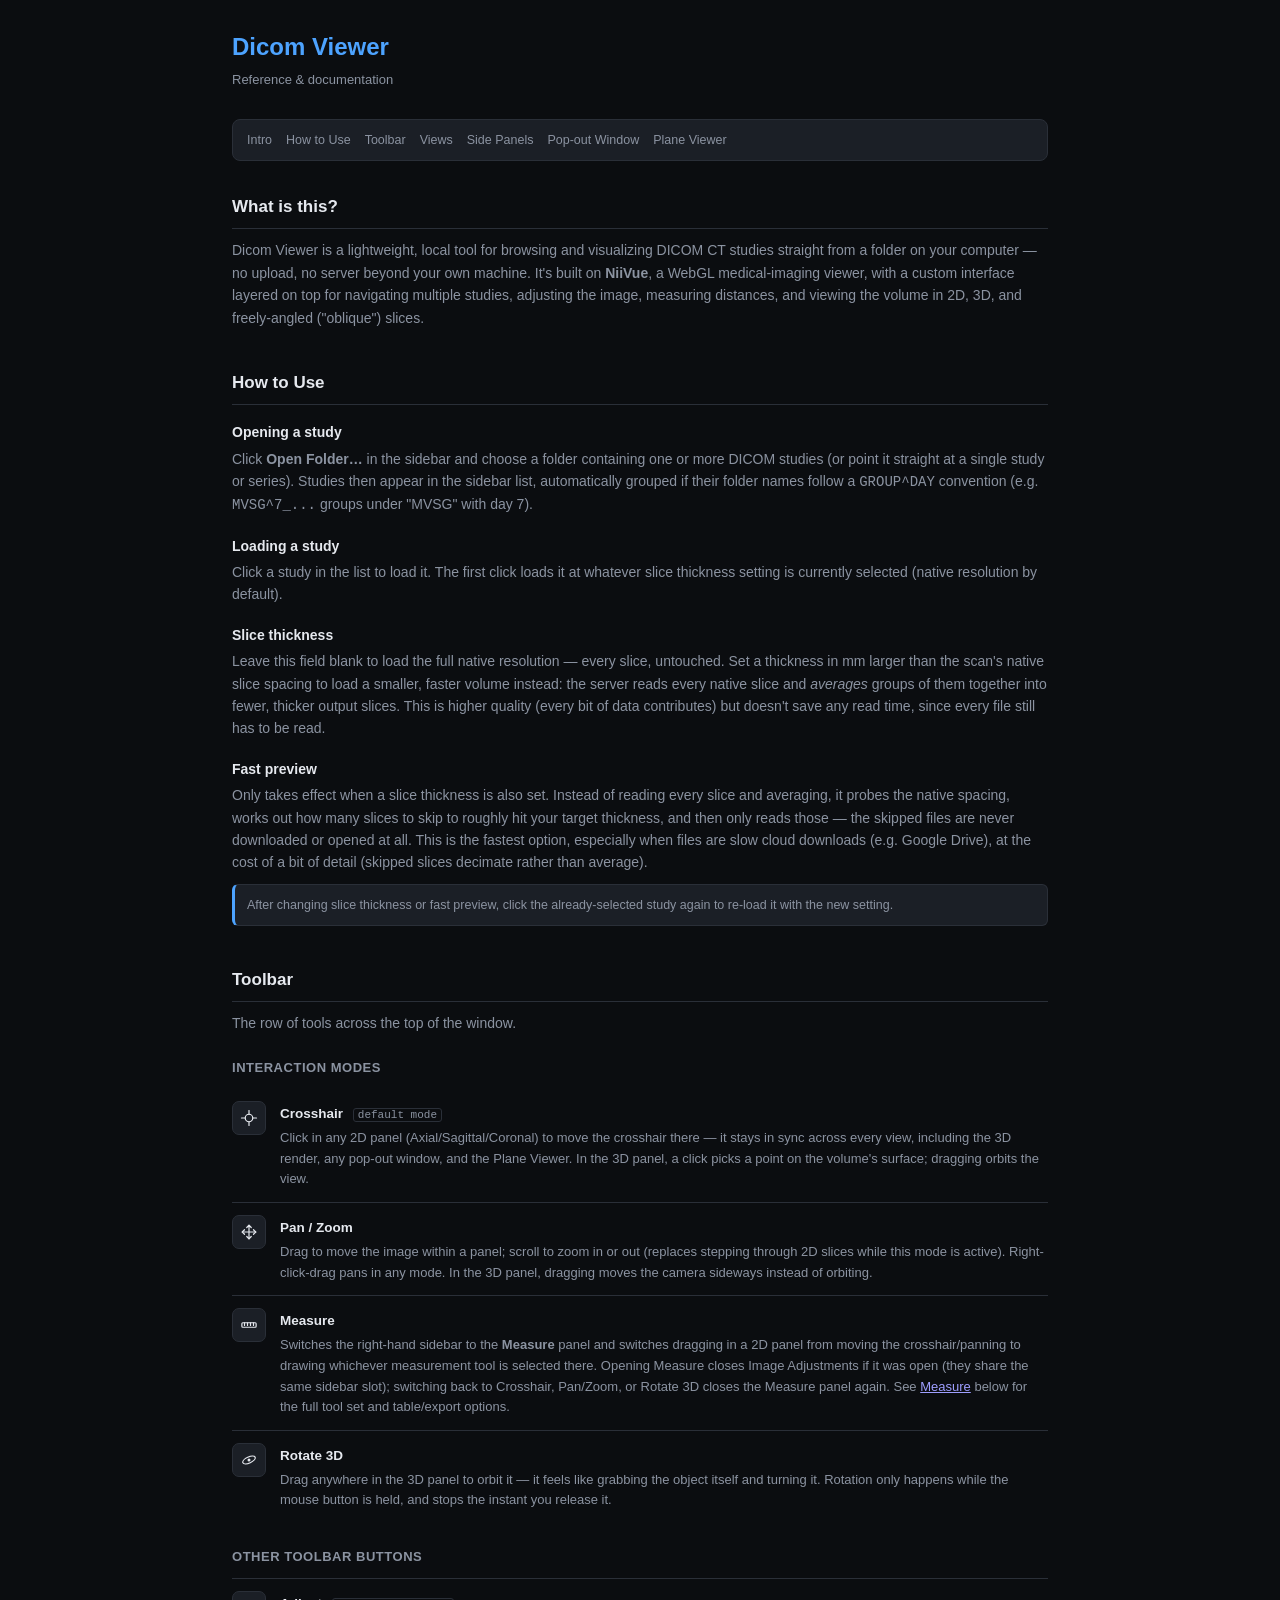
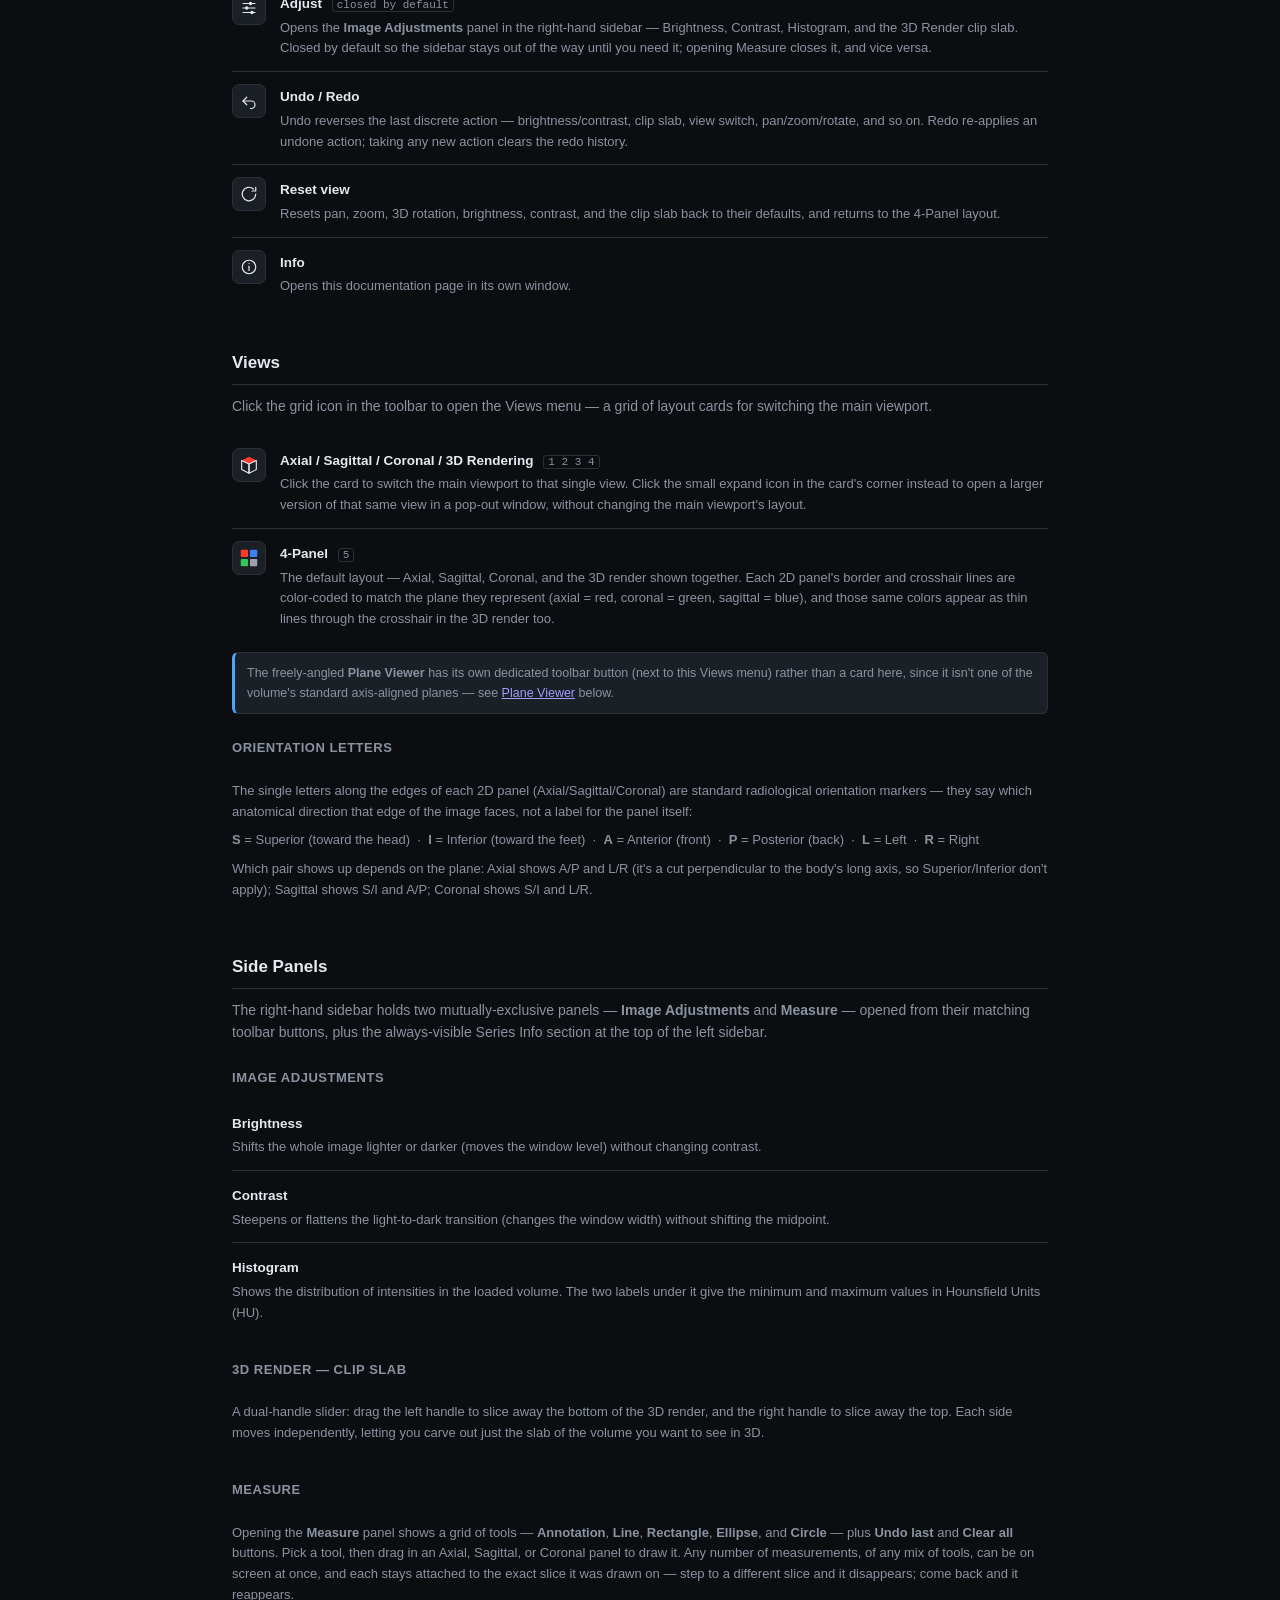
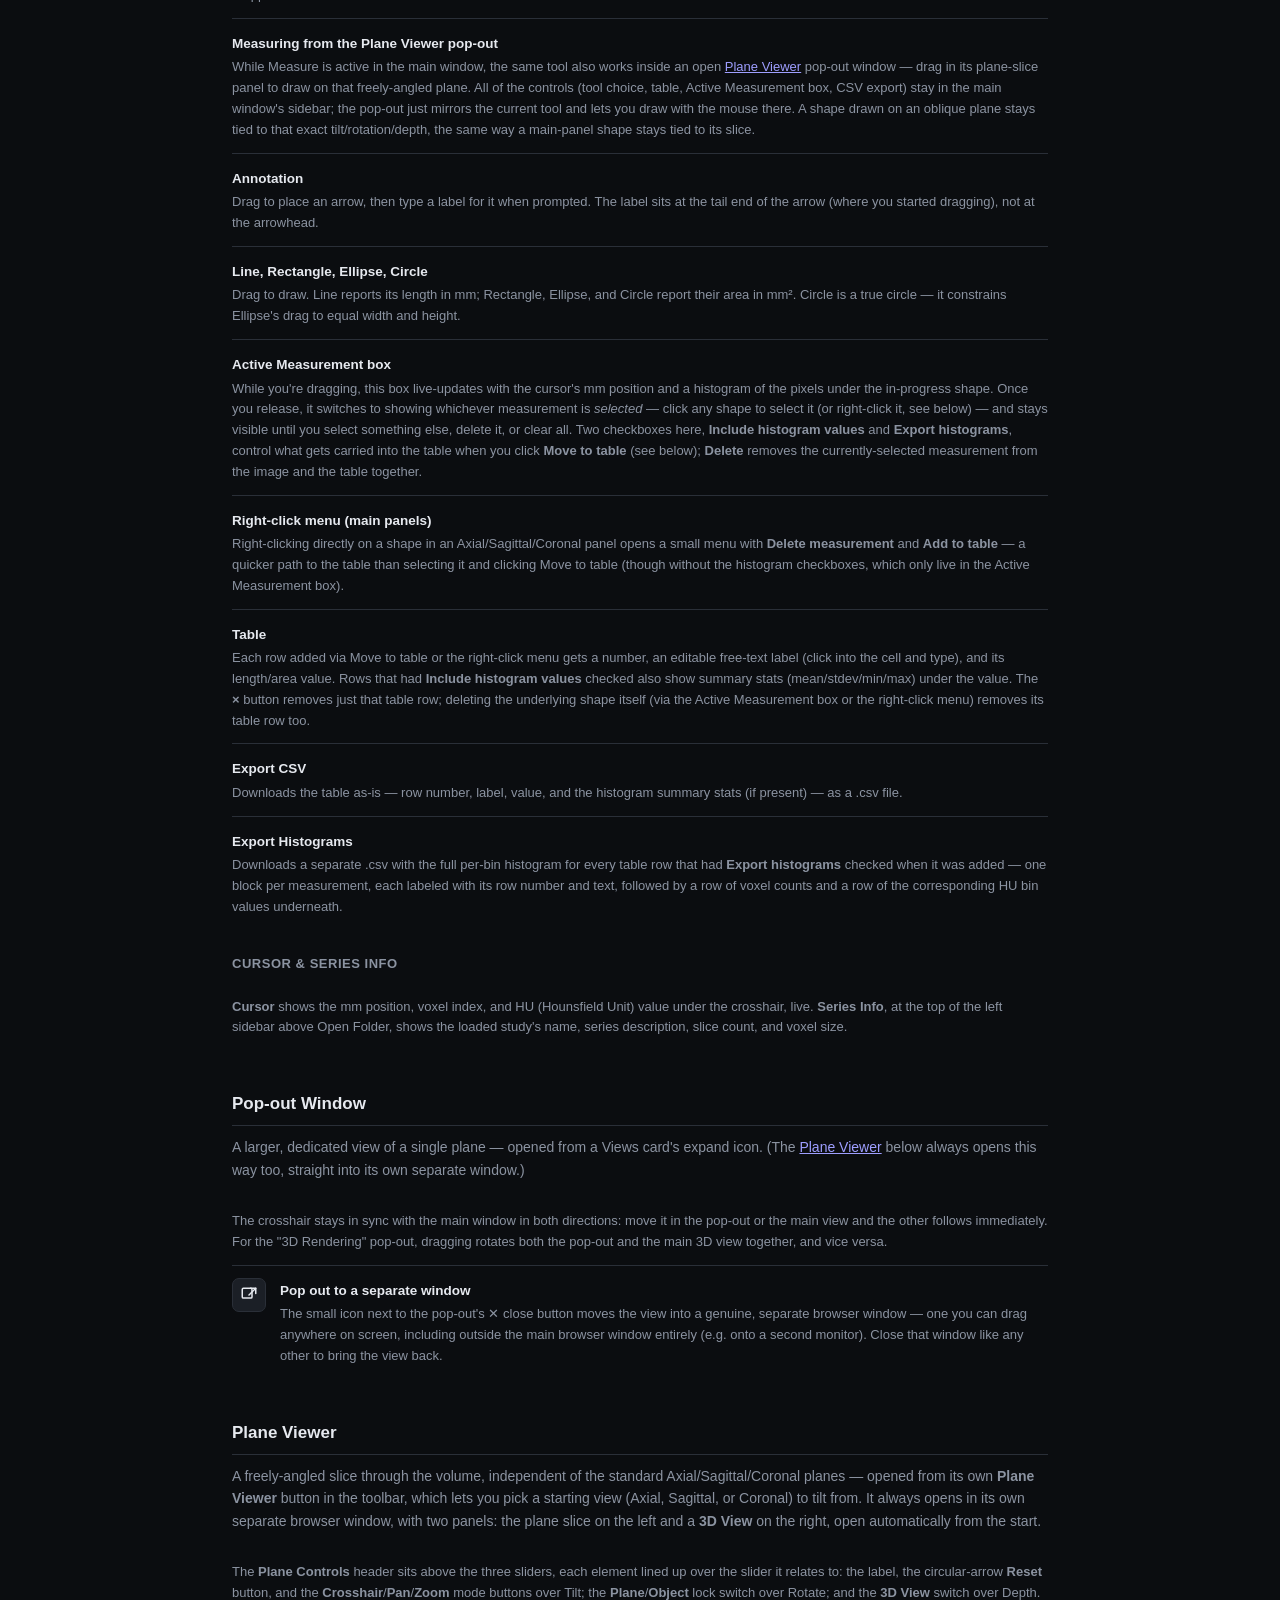
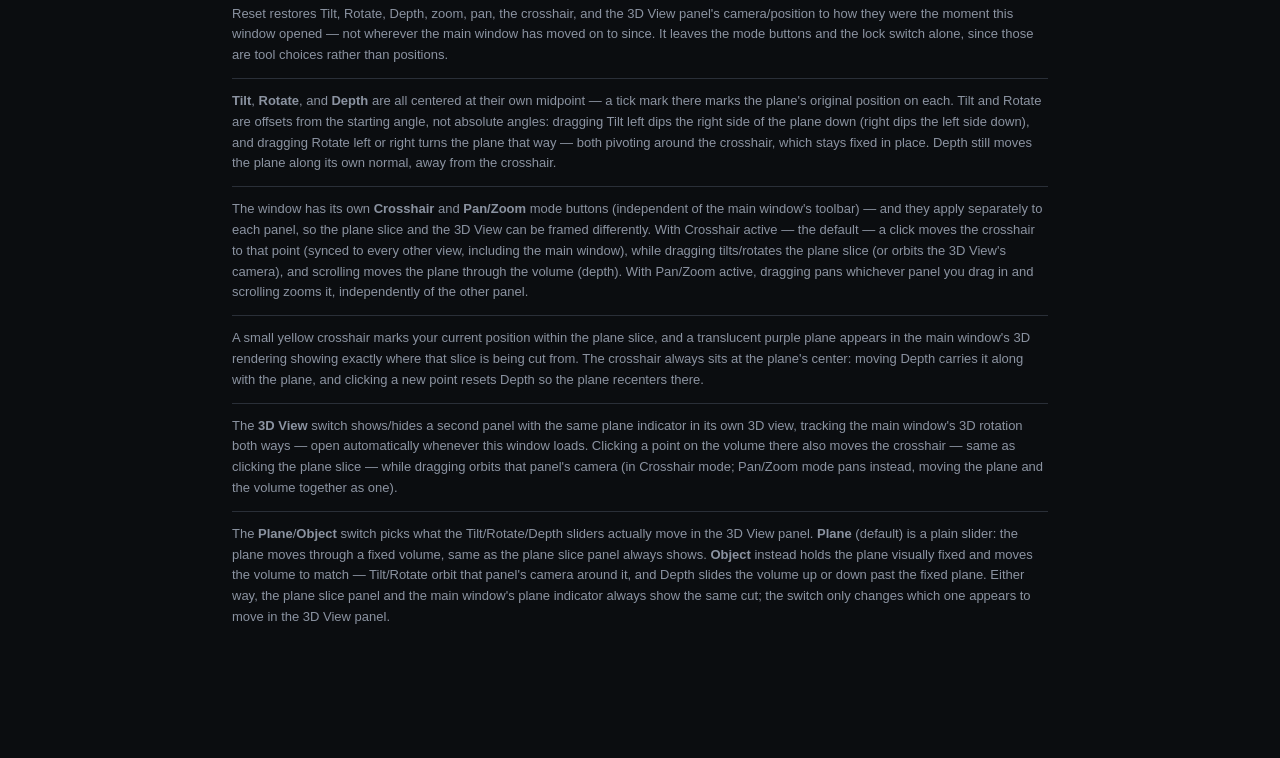
<file: info.html>
<!DOCTYPE html>
<html lang="en">
<head>
<meta charset="UTF-8" />
<meta name="viewport" content="width=device-width, initial-scale=1.0" />
<title>Dicom Viewer — Info</title>
<link rel="stylesheet" href="style.css" />
<style>
  html, body {
    margin: 0;
    height: auto;
    min-height: 100%;
    /* style.css (shared with the main app) sets html,body to overflow:hidden
       for its own fixed-viewport layout — this page is a plain scrolling
       document instead, so override that back to normal scrolling. */
    overflow: visible;
    overflow-y: auto;
    background: var(--bg, #0b0d10);
    color: var(--text, #e5e7eb);
    font: 14px/1.6 -apple-system, BlinkMacSystemFont, "Segoe UI", sans-serif;
  }
  #infoRoot {
    max-width: 880px;
    margin: 0 auto;
    padding: 28px 32px 80px;
  }
  .info-header {
    margin-bottom: 28px;
  }
  .info-header h1 {
    margin: 0 0 4px;
    font-size: 24px;
    color: var(--accent, #3b82f6);
  }
  .info-header p.tagline {
    margin: 0;
    color: var(--muted, #9ca3af);
    font-size: 13px;
  }
  nav.info-toc {
    display: flex;
    flex-wrap: wrap;
    gap: 6px 14px;
    margin: 18px 0 32px;
    padding: 10px 14px;
    background: var(--panel-2, #1b1f26);
    border: 1px solid var(--border, #2a2f3a);
    border-radius: 8px;
    font-size: 12.5px;
  }
  nav.info-toc a { color: var(--muted, #9ca3af); text-decoration: none; }
  nav.info-toc a:hover { color: var(--accent, #3b82f6); }

  section.info-section { margin-bottom: 40px; }
  section.info-section h2 {
    font-size: 17px;
    margin: 0 0 6px;
    padding-bottom: 8px;
    border-bottom: 1px solid var(--border, #2a2f3a);
    scroll-margin-top: 16px;
  }
  section.info-section > p.lead { color: var(--muted, #9ca3af); margin: 10px 0 18px; }

  h3.sub-heading {
    font-size: 13px;
    text-transform: uppercase;
    letter-spacing: 0.04em;
    color: var(--muted, #9ca3af);
    margin: 24px 0 10px;
  }

  .how-to dt {
    font-weight: 600;
    margin-top: 16px;
    color: var(--text, #e5e7eb);
  }
  .how-to dd { margin: 4px 0 0; color: var(--muted, #cbd2db); }
  .how-to dd + dt { margin-top: 18px; }

  .feature-row {
    display: flex;
    gap: 14px;
    align-items: flex-start;
    padding: 12px 0;
    border-top: 1px solid var(--border, #2a2f3a);
  }
  .feature-row:first-of-type { border-top: none; }
  .feature-icon {
    flex: 0 0 auto;
    width: 34px;
    height: 34px;
    border-radius: 7px;
    background: var(--panel-2, #1b1f26);
    border: 1px solid var(--border, #2a2f3a);
    display: flex;
    align-items: center;
    justify-content: center;
    color: var(--text, #e5e7eb);
  }
  .feature-icon svg { width: 18px; height: 18px; }
  .feature-icon.view-icon-box svg { width: 22px; height: 22px; }
  .feature-body h4 {
    margin: 2px 0 3px;
    font-size: 13.5px;
  }
  .feature-body p {
    margin: 0;
    color: var(--muted, #cbd2db);
    font-size: 13px;
  }
  .feature-body .kbd-hint {
    display: inline-block;
    margin-left: 6px;
    font: 11px ui-monospace, Menlo, monospace;
    color: var(--muted, #9ca3af);
    border: 1px solid var(--border, #2a2f3a);
    border-radius: 3px;
    padding: 0 4px;
  }

  .note-box {
    margin-top: 10px;
    padding: 10px 12px;
    background: var(--panel-2, #1b1f26);
    border: 1px solid var(--border, #2a2f3a);
    border-left: 3px solid var(--accent, #3b82f6);
    border-radius: 6px;
    font-size: 12.5px;
    color: var(--muted, #cbd2db);
  }
</style>
</head>
<body>
<div id="infoRoot">

  <div class="info-header">
    <h1>Dicom Viewer</h1>
    <p class="tagline">Reference &amp; documentation</p>
  </div>

  <nav class="info-toc">
    <a href="#intro">Intro</a>
    <a href="#how-to-use">How to Use</a>
    <a href="#toolbar">Toolbar</a>
    <a href="#views">Views</a>
    <a href="#side-panels">Side Panels</a>
    <a href="#popout">Pop-out Window</a>
    <a href="#oblique">Plane Viewer</a>
  </nav>

  <section class="info-section" id="intro">
    <h2>What is this?</h2>
    <p class="lead">
      Dicom Viewer is a lightweight, local tool for browsing and visualizing DICOM CT studies
      straight from a folder on your computer — no upload, no server beyond your own machine.
      It's built on <strong>NiiVue</strong>, a WebGL medical-imaging viewer, with a custom
      interface layered on top for navigating multiple studies, adjusting the image, measuring
      distances, and viewing the volume in 2D, 3D, and freely-angled ("oblique") slices.
    </p>
  </section>

  <section class="info-section" id="how-to-use">
    <h2>How to Use</h2>
    <dl class="how-to">
      <dt>Opening a study</dt>
      <dd>
        Click <strong>Open Folder…</strong> in the sidebar and choose a folder containing one or
        more DICOM studies (or point it straight at a single study or series). Studies then
        appear in the sidebar list, automatically grouped if their folder names follow a
        <code>GROUP^DAY</code> convention (e.g. <code>MVSG^7_...</code> groups under "MVSG" with
        day 7).
      </dd>

      <dt>Loading a study</dt>
      <dd>
        Click a study in the list to load it. The first click loads it at whatever slice
        thickness setting is currently selected (native resolution by default).
      </dd>

      <dt>Slice thickness</dt>
      <dd>
        Leave this field blank to load the full native resolution — every slice, untouched.
        Set a thickness in mm larger than the scan's native slice spacing to load a smaller,
        faster volume instead: the server reads every native slice and <em>averages</em> groups
        of them together into fewer, thicker output slices. This is higher quality (every bit of
        data contributes) but doesn't save any read time, since every file still has to be read.
      </dd>

      <dt>Fast preview</dt>
      <dd>
        Only takes effect when a slice thickness is also set. Instead of reading every slice and
        averaging, it probes the native spacing, works out how many slices to skip to roughly hit
        your target thickness, and then only reads those — the skipped files are never
        downloaded or opened at all. This is the fastest option, especially when files are slow
        cloud downloads (e.g. Google Drive), at the cost of a bit of detail (skipped slices
        decimate rather than average).
        <div class="note-box">
          After changing slice thickness or fast preview, click the already-selected study again
          to re-load it with the new setting.
        </div>
      </dd>
    </dl>
  </section>

  <section class="info-section" id="toolbar">
    <h2>Toolbar</h2>
    <p class="lead">The row of tools across the top of the window.</p>

    <h3 class="sub-heading">Interaction modes</h3>

    <div class="feature-row">
      <div class="feature-icon">
        <svg viewBox="0 0 24 24" fill="none" stroke="currentColor" stroke-width="1.6" stroke-linecap="round">
          <circle cx="12" cy="12" r="5"/><line x1="12" y1="2" x2="12" y2="7"/><line x1="12" y1="17" x2="12" y2="22"/><line x1="2" y1="12" x2="7" y2="12"/><line x1="17" y1="12" x2="22" y2="12"/>
        </svg>
      </div>
      <div class="feature-body">
        <h4>Crosshair <span class="kbd-hint">default mode</span></h4>
        <p>Click in any 2D panel (Axial/Sagittal/Coronal) to move the crosshair there — it stays in sync across every view, including the 3D render, any pop-out window, and the Plane Viewer. In the 3D panel, a click picks a point on the volume's surface; dragging orbits the view.</p>
      </div>
    </div>

    <div class="feature-row">
      <div class="feature-icon">
        <svg viewBox="0 0 24 24" fill="none" stroke="currentColor" stroke-width="1.6" stroke-linecap="round" stroke-linejoin="round">
          <line x1="12" y1="3" x2="12" y2="21"/><line x1="3" y1="12" x2="21" y2="12"/><polyline points="9 6 12 3 15 6"/><polyline points="9 18 12 21 15 18"/><polyline points="6 9 3 12 6 15"/><polyline points="18 9 21 12 18 15"/>
        </svg>
      </div>
      <div class="feature-body">
        <h4>Pan / Zoom</h4>
        <p>Drag to move the image within a panel; scroll to zoom in or out (replaces stepping through 2D slices while this mode is active). Right-click-drag pans in any mode. In the 3D panel, dragging moves the camera sideways instead of orbiting.</p>
      </div>
    </div>

    <div class="feature-row">
      <div class="feature-icon">
        <svg viewBox="0 0 24 24" fill="none" stroke="currentColor" stroke-width="1.6" stroke-linecap="round" stroke-linejoin="round">
          <rect x="2.5" y="9" width="19" height="6" rx="1.2"/><line x1="6" y1="9" x2="6" y2="12.5"/><line x1="10" y1="9" x2="10" y2="12.5"/><line x1="14" y1="9" x2="14" y2="12.5"/><line x1="18" y1="9" x2="18" y2="12.5"/>
        </svg>
      </div>
      <div class="feature-body">
        <h4>Measure</h4>
        <p>Switches the right-hand sidebar to the <strong>Measure</strong> panel and switches dragging in a 2D panel from moving the crosshair/panning to drawing whichever measurement tool is selected there. Opening Measure closes Image Adjustments if it was open (they share the same sidebar slot); switching back to Crosshair, Pan/Zoom, or Rotate 3D closes the Measure panel again. See <a href="#side-panels">Measure</a> below for the full tool set and table/export options.</p>
      </div>
    </div>

    <div class="feature-row">
      <div class="feature-icon">
        <svg viewBox="0 0 24 24" fill="none" stroke="currentColor" stroke-width="1.6" stroke-linecap="round">
          <ellipse cx="12" cy="12" rx="9" ry="4" transform="rotate(-25 12 12)"/><circle cx="12" cy="12" r="2" fill="currentColor" stroke="none"/>
        </svg>
      </div>
      <div class="feature-body">
        <h4>Rotate 3D</h4>
        <p>Drag anywhere in the 3D panel to orbit it — it feels like grabbing the object itself and turning it. Rotation only happens while the mouse button is held, and stops the instant you release it.</p>
      </div>
    </div>

    <h3 class="sub-heading">Other toolbar buttons</h3>

    <div class="feature-row">
      <div class="feature-icon">
        <svg viewBox="0 0 24 24" fill="none" stroke="currentColor" stroke-width="1.6" stroke-linecap="round" stroke-linejoin="round">
          <line x1="4" y1="6" x2="20" y2="6"/><circle cx="14" cy="6" r="2.2" fill="currentColor" stroke="none"/>
          <line x1="4" y1="12" x2="20" y2="12"/><circle cx="9" cy="12" r="2.2" fill="currentColor" stroke="none"/>
          <line x1="4" y1="18" x2="20" y2="18"/><circle cx="16" cy="18" r="2.2" fill="currentColor" stroke="none"/>
        </svg>
      </div>
      <div class="feature-body">
        <h4>Adjust <span class="kbd-hint">closed by default</span></h4>
        <p>Opens the <strong>Image Adjustments</strong> panel in the right-hand sidebar — Brightness, Contrast, Histogram, and the 3D Render clip slab. Closed by default so the sidebar stays out of the way until you need it; opening Measure closes it, and vice versa.</p>
      </div>
    </div>

    <div class="feature-row">
      <div class="feature-icon">
        <svg viewBox="0 0 24 24" fill="none" stroke="currentColor" stroke-width="1.6" stroke-linecap="round" stroke-linejoin="round">
          <path d="M9 7 4 12l5 5"/><path d="M4 12h11a5 5 0 0 1 0 10h-1"/>
        </svg>
      </div>
      <div class="feature-body">
        <h4>Undo / Redo</h4>
        <p>Undo reverses the last discrete action — brightness/contrast, clip slab, view switch, pan/zoom/rotate, and so on. Redo re-applies an undone action; taking any new action clears the redo history.</p>
      </div>
    </div>

    <div class="feature-row">
      <div class="feature-icon">
        <svg viewBox="0 0 24 24" fill="none" stroke="currentColor" stroke-width="1.6" stroke-linecap="round" stroke-linejoin="round">
          <path d="M21 12a9 9 0 1 1-3-6.7"/><polyline points="21 3 21 8 16 8"/>
        </svg>
      </div>
      <div class="feature-body">
        <h4>Reset view</h4>
        <p>Resets pan, zoom, 3D rotation, brightness, contrast, and the clip slab back to their defaults, and returns to the 4-Panel layout.</p>
      </div>
    </div>

    <div class="feature-row">
      <div class="feature-icon">
        <svg viewBox="0 0 24 24" fill="none" stroke="currentColor" stroke-width="1.6" stroke-linecap="round" stroke-linejoin="round">
          <circle cx="12" cy="12" r="9"/><line x1="12" y1="11" x2="12" y2="16.5"/><circle cx="12" cy="7.4" r="0.9" fill="currentColor" stroke="none"/>
        </svg>
      </div>
      <div class="feature-body">
        <h4>Info</h4>
        <p>Opens this documentation page in its own window.</p>
      </div>
    </div>
  </section>

  <section class="info-section" id="views">
    <h2>Views</h2>
    <p class="lead">
      Click the grid icon in the toolbar to open the Views menu — a grid of layout cards for
      switching the main viewport.
    </p>

    <div class="feature-row">
      <div class="feature-icon view-icon-box">
        <svg viewBox="0 0 24 24"><path d="M12 3 4 7l8 4 8-4Z" fill="#ff3b30"/><path d="M4 7v10l8 4V11Z" fill="none" stroke="currentColor" stroke-width="1.2" stroke-linejoin="round"/><path d="M20 7v10l-8 4V11Z" fill="none" stroke="currentColor" stroke-width="1.2" stroke-linejoin="round"/></svg>
      </div>
      <div class="feature-body">
        <h4>Axial / Sagittal / Coronal / 3D Rendering <span class="kbd-hint">1 2 3 4</span></h4>
        <p>Click the card to switch the main viewport to that single view. Click the small expand icon in the card's corner instead to open a larger version of that same view in a pop-out window, without changing the main viewport's layout.</p>
      </div>
    </div>

    <div class="feature-row">
      <div class="feature-icon view-icon-box">
        <svg viewBox="0 0 24 24"><rect x="3" y="3" width="8" height="8" rx="1.2" fill="#ff3b30"/><rect x="13" y="3" width="8" height="8" rx="1.2" fill="#3b82f6"/><rect x="3" y="13" width="8" height="8" rx="1.2" fill="#34c759"/><rect x="13" y="13" width="8" height="8" rx="1.2" fill="#9ca3af"/></svg>
      </div>
      <div class="feature-body">
        <h4>4-Panel <span class="kbd-hint">5</span></h4>
        <p>The default layout — Axial, Sagittal, Coronal, and the 3D render shown together. Each 2D panel's border and crosshair lines are color-coded to match the plane they represent (axial = red, coronal = green, sagittal = blue), and those same colors appear as thin lines through the crosshair in the 3D render too.</p>
      </div>
    </div>

    <div class="note-box">
      The freely-angled <strong>Plane Viewer</strong> has its own dedicated toolbar button (next
      to this Views menu) rather than a card here, since it isn't one of the volume's standard
      axis-aligned planes — see <a href="#oblique">Plane Viewer</a> below.
    </div>

    <h3 class="sub-heading">Orientation letters</h3>
    <div class="feature-row" style="border-top:none;">
      <div class="feature-body" style="flex:1;">
        <p>
          The single letters along the edges of each 2D panel (Axial/Sagittal/Coronal) are
          standard radiological orientation markers — they say which anatomical direction that
          edge of the image faces, not a label for the panel itself:
        </p>
        <p style="margin-top:8px;">
          <strong>S</strong> = Superior (toward the head) &nbsp;·&nbsp;
          <strong>I</strong> = Inferior (toward the feet) &nbsp;·&nbsp;
          <strong>A</strong> = Anterior (front) &nbsp;·&nbsp;
          <strong>P</strong> = Posterior (back) &nbsp;·&nbsp;
          <strong>L</strong> = Left &nbsp;·&nbsp;
          <strong>R</strong> = Right
        </p>
        <p style="margin-top:8px;">
          Which pair shows up depends on the plane: Axial shows A/P and L/R (it's a cut
          perpendicular to the body's long axis, so Superior/Inferior don't apply); Sagittal shows
          S/I and A/P; Coronal shows S/I and L/R.
        </p>
      </div>
    </div>
  </section>

  <section class="info-section" id="side-panels">
    <h2>Side Panels</h2>
    <p class="lead">
      The right-hand sidebar holds two mutually-exclusive panels — <strong>Image Adjustments</strong>
      and <strong>Measure</strong> — opened from their matching toolbar buttons, plus the always-visible
      Series Info section at the top of the left sidebar.
    </p>

    <h3 class="sub-heading">Image Adjustments</h3>
    <div class="feature-row" style="border-top:none;">
      <div class="feature-body" style="flex:1;">
        <h4>Brightness</h4>
        <p>Shifts the whole image lighter or darker (moves the window level) without changing contrast.</p>
      </div>
    </div>
    <div class="feature-row">
      <div class="feature-body" style="flex:1;">
        <h4>Contrast</h4>
        <p>Steepens or flattens the light-to-dark transition (changes the window width) without shifting the midpoint.</p>
      </div>
    </div>
    <div class="feature-row">
      <div class="feature-body" style="flex:1;">
        <h4>Histogram</h4>
        <p>Shows the distribution of intensities in the loaded volume. The two labels under it give the minimum and maximum values in Hounsfield Units (HU).</p>
      </div>
    </div>

    <h3 class="sub-heading">3D Render — Clip Slab</h3>
    <div class="feature-row" style="border-top:none;">
      <div class="feature-body" style="flex:1;">
        <p>A dual-handle slider: drag the left handle to slice away the bottom of the 3D render, and the right handle to slice away the top. Each side moves independently, letting you carve out just the slab of the volume you want to see in 3D.</p>
      </div>
    </div>

    <h3 class="sub-heading">Measure</h3>
    <div class="feature-row" style="border-top:none;">
      <div class="feature-body" style="flex:1;">
        <p>
          Opening the <strong>Measure</strong> panel shows a grid of tools — <strong>Annotation</strong>,
          <strong>Line</strong>, <strong>Rectangle</strong>, <strong>Ellipse</strong>, and
          <strong>Circle</strong> — plus <strong>Undo last</strong> and <strong>Clear all</strong>
          buttons. Pick a tool, then drag in an Axial, Sagittal, or Coronal panel to draw it. Any
          number of measurements, of any mix of tools, can be on screen at once, and each stays
          attached to the exact slice it was drawn on — step to a different slice and it
          disappears; come back and it reappears.
        </p>
      </div>
    </div>
    <div class="feature-row">
      <div class="feature-body" style="flex:1;">
        <h4>Measuring from the Plane Viewer pop-out</h4>
        <p>
          While Measure is active in the main window, the same tool also works inside an open
          <a href="#oblique">Plane Viewer</a> pop-out window — drag in its plane-slice panel to
          draw on that freely-angled plane. All of the controls (tool choice, table, Active
          Measurement box, CSV export) stay in the main window's sidebar; the pop-out just mirrors
          the current tool and lets you draw with the mouse there. A shape drawn on an oblique
          plane stays tied to that exact tilt/rotation/depth, the same way a main-panel shape
          stays tied to its slice.
        </p>
      </div>
    </div>
    <div class="feature-row">
      <div class="feature-body" style="flex:1;">
        <h4>Annotation</h4>
        <p>Drag to place an arrow, then type a label for it when prompted. The label sits at the tail end of the arrow (where you started dragging), not at the arrowhead.</p>
      </div>
    </div>
    <div class="feature-row">
      <div class="feature-body" style="flex:1;">
        <h4>Line, Rectangle, Ellipse, Circle</h4>
        <p>Drag to draw. Line reports its length in mm; Rectangle, Ellipse, and Circle report their area in mm². Circle is a true circle — it constrains Ellipse's drag to equal width and height.</p>
      </div>
    </div>
    <div class="feature-row">
      <div class="feature-body" style="flex:1;">
        <h4>Active Measurement box</h4>
        <p>
          While you're dragging, this box live-updates with the cursor's mm position and a
          histogram of the pixels under the in-progress shape. Once you release, it switches to
          showing whichever measurement is <em>selected</em> — click any shape to select it (or
          right-click it, see below) — and stays visible until you select something else, delete
          it, or clear all. Two checkboxes here, <strong>Include histogram values</strong> and
          <strong>Export histograms</strong>, control what gets carried into the table when you
          click <strong>Move to table</strong> (see below); <strong>Delete</strong> removes the
          currently-selected measurement from the image and the table together.
        </p>
      </div>
    </div>
    <div class="feature-row">
      <div class="feature-body" style="flex:1;">
        <h4>Right-click menu (main panels)</h4>
        <p>Right-clicking directly on a shape in an Axial/Sagittal/Coronal panel opens a small menu with <strong>Delete measurement</strong> and <strong>Add to table</strong> — a quicker path to the table than selecting it and clicking Move to table (though without the histogram checkboxes, which only live in the Active Measurement box).</p>
      </div>
    </div>
    <div class="feature-row">
      <div class="feature-body" style="flex:1;">
        <h4>Table</h4>
        <p>
          Each row added via Move to table or the right-click menu gets a number, an editable
          free-text label (click into the cell and type), and its length/area value. Rows that
          had <strong>Include histogram values</strong> checked also show summary stats
          (mean/stdev/min/max) under the value. The <strong>×</strong> button removes just that
          table row; deleting the underlying shape itself (via the Active Measurement box or the
          right-click menu) removes its table row too.
        </p>
      </div>
    </div>
    <div class="feature-row">
      <div class="feature-body" style="flex:1;">
        <h4>Export CSV</h4>
        <p>Downloads the table as-is — row number, label, value, and the histogram summary stats (if present) — as a .csv file.</p>
      </div>
    </div>
    <div class="feature-row">
      <div class="feature-body" style="flex:1;">
        <h4>Export Histograms</h4>
        <p>
          Downloads a separate .csv with the full per-bin histogram for every table row that had
          <strong>Export histograms</strong> checked when it was added — one block per
          measurement, each labeled with its row number and text, followed by a row of voxel
          counts and a row of the corresponding HU bin values underneath.
        </p>
      </div>
    </div>

    <h3 class="sub-heading">Cursor &amp; Series Info</h3>
    <div class="feature-row" style="border-top:none;">
      <div class="feature-body" style="flex:1;">
        <p><strong>Cursor</strong> shows the mm position, voxel index, and HU (Hounsfield Unit) value under the crosshair, live. <strong>Series Info</strong>, at the top of the left sidebar above Open Folder, shows the loaded study's name, series description, slice count, and voxel size.</p>
      </div>
    </div>
  </section>

  <section class="info-section" id="popout">
    <h2>Pop-out Window</h2>
    <p class="lead">
      A larger, dedicated view of a single plane — opened from a Views card's expand icon. (The
      <a href="#oblique">Plane Viewer</a> below always opens this way too, straight into its own
      separate window.)
    </p>
    <div class="feature-row" style="border-top:none;">
      <div class="feature-body" style="flex:1;">
        <p>
          The crosshair stays in sync with the main window in both directions: move it in the
          pop-out or the main view and the other follows immediately. For the "3D Rendering"
          pop-out, dragging rotates both the pop-out and the main 3D view together, and vice
          versa.
        </p>
      </div>
    </div>
    <div class="feature-row">
      <div class="feature-icon">
        <svg viewBox="0 0 24 24" fill="none" stroke="currentColor" stroke-width="2" stroke-linecap="round" stroke-linejoin="round">
          <rect x="3" y="3" width="13" height="13" rx="1.5"/><path d="M14 3h7v7"/><path d="M21 3 12 12"/>
        </svg>
      </div>
      <div class="feature-body">
        <h4>Pop out to a separate window</h4>
        <p>The small icon next to the pop-out's ✕ close button moves the view into a genuine, separate browser window — one you can drag anywhere on screen, including outside the main browser window entirely (e.g. onto a second monitor). Close that window like any other to bring the view back.</p>
      </div>
    </div>
  </section>

  <section class="info-section" id="oblique">
    <h2>Plane Viewer</h2>
    <p class="lead">
      A freely-angled slice through the volume, independent of the standard Axial/Sagittal/Coronal
      planes — opened from its own <strong>Plane Viewer</strong> button in the toolbar, which lets
      you pick a starting view (Axial, Sagittal, or Coronal) to tilt from. It always opens in its
      own separate browser window, with two panels: the plane slice on the left and a
      <strong>3D View</strong> on the right, open automatically from the start.
    </p>
    <div class="feature-row" style="border-top:none;">
      <div class="feature-body" style="flex:1;">
        <p>
          The <strong>Plane Controls</strong> header sits above the three sliders, each element
          lined up over the slider it relates to: the label, the circular-arrow <strong>Reset</strong>
          button, and the <strong>Crosshair</strong>/<strong>Pan</strong>/<strong>Zoom</strong> mode
          buttons over Tilt; the <strong>Plane</strong>/<strong>Object</strong> lock switch over
          Rotate; and the <strong>3D View</strong> switch over Depth. Reset restores Tilt, Rotate,
          Depth, zoom, pan, the crosshair, and the 3D View panel's camera/position to how they were
          the moment this window opened — not wherever the main window has moved on to since. It
          leaves the mode buttons and the lock switch alone, since those are tool choices rather than
          positions.
        </p>
      </div>
    </div>
    <div class="feature-row">
      <div class="feature-body" style="flex:1;">
        <p><strong>Tilt</strong>, <strong>Rotate</strong>, and <strong>Depth</strong> are all centered at their own midpoint — a tick mark there marks the plane's original position on each. Tilt and Rotate are offsets from the starting angle, not absolute angles: dragging Tilt left dips the right side of the plane down (right dips the left side down), and dragging Rotate left or right turns the plane that way — both pivoting around the crosshair, which stays fixed in place. Depth still moves the plane along its own normal, away from the crosshair.</p>
      </div>
    </div>
    <div class="feature-row">
      <div class="feature-body" style="flex:1;">
        <p>The window has its own <strong>Crosshair</strong> and <strong>Pan/Zoom</strong> mode buttons (independent of the main window's toolbar) — and they apply separately to each panel, so the plane slice and the 3D View can be framed differently. With Crosshair active — the default — a click moves the crosshair to that point (synced to every other view, including the main window), while dragging tilts/rotates the plane slice (or orbits the 3D View's camera), and scrolling moves the plane through the volume (depth). With Pan/Zoom active, dragging pans whichever panel you drag in and scrolling zooms it, independently of the other panel.</p>
      </div>
    </div>
    <div class="feature-row">
      <div class="feature-body" style="flex:1;">
        <p>A small yellow crosshair marks your current position within the plane slice, and a translucent purple plane appears in the main window's 3D rendering showing exactly where that slice is being cut from. The crosshair always sits at the plane's center: moving Depth carries it along with the plane, and clicking a new point resets Depth so the plane recenters there.</p>
      </div>
    </div>
    <div class="feature-row">
      <div class="feature-body" style="flex:1;">
        <p>The <strong>3D View</strong> switch shows/hides a second panel with the same plane indicator in its own 3D view, tracking the main window's 3D rotation both ways — open automatically whenever this window loads. Clicking a point on the volume there also moves the crosshair — same as clicking the plane slice — while dragging orbits that panel's camera (in Crosshair mode; Pan/Zoom mode pans instead, moving the plane and the volume together as one).</p>
      </div>
    </div>
    <div class="feature-row">
      <div class="feature-body" style="flex:1;">
        <p>The <strong>Plane</strong>/<strong>Object</strong> switch picks what the Tilt/Rotate/Depth sliders actually move in the 3D View panel. <strong>Plane</strong> (default) is a plain slider: the plane moves through a fixed volume, same as the plane slice panel always shows. <strong>Object</strong> instead holds the plane visually fixed and moves the volume to match — Tilt/Rotate orbit that panel's camera around it, and Depth slides the volume up or down past the fixed plane. Either way, the plane slice panel and the main window's plane indicator always show the same cut; the switch only changes which one appears to move in the 3D View panel.</p>
      </div>
    </div>
  </section>

</div>
</body>
</html>
</file>
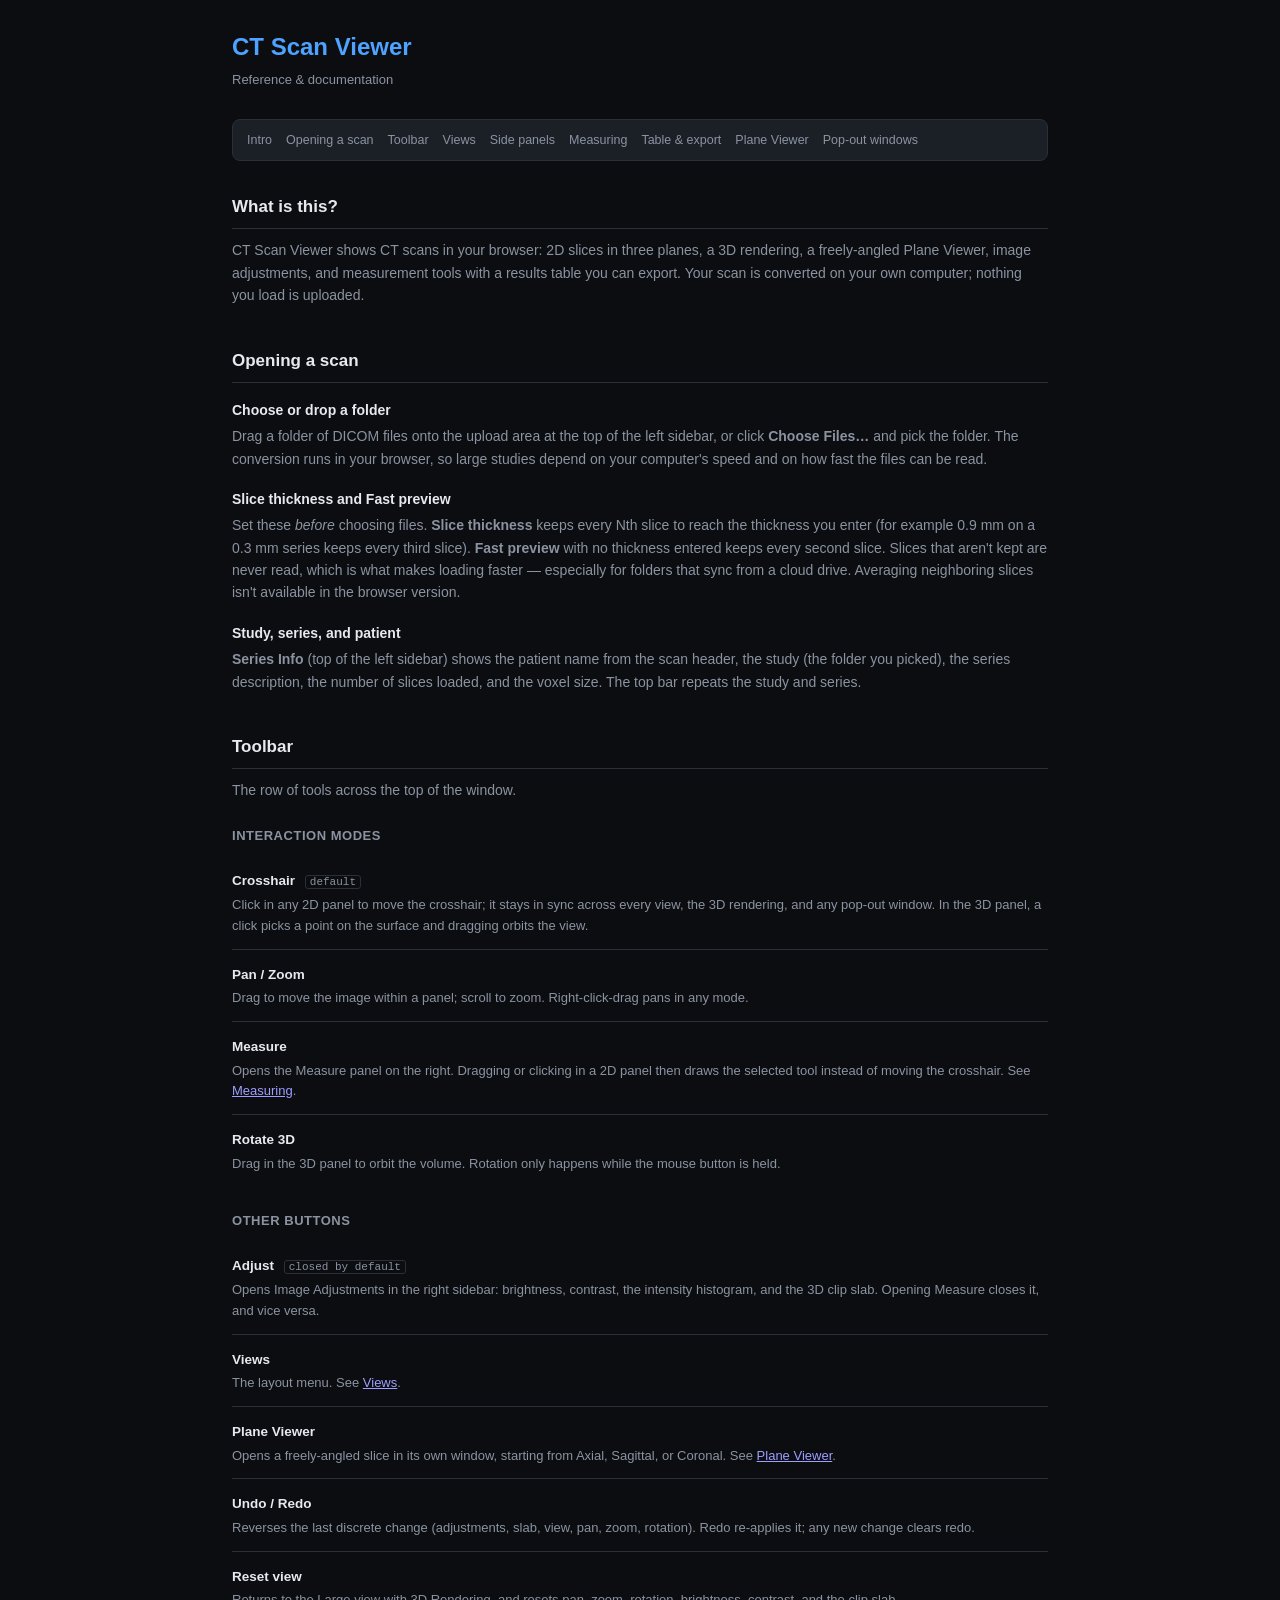
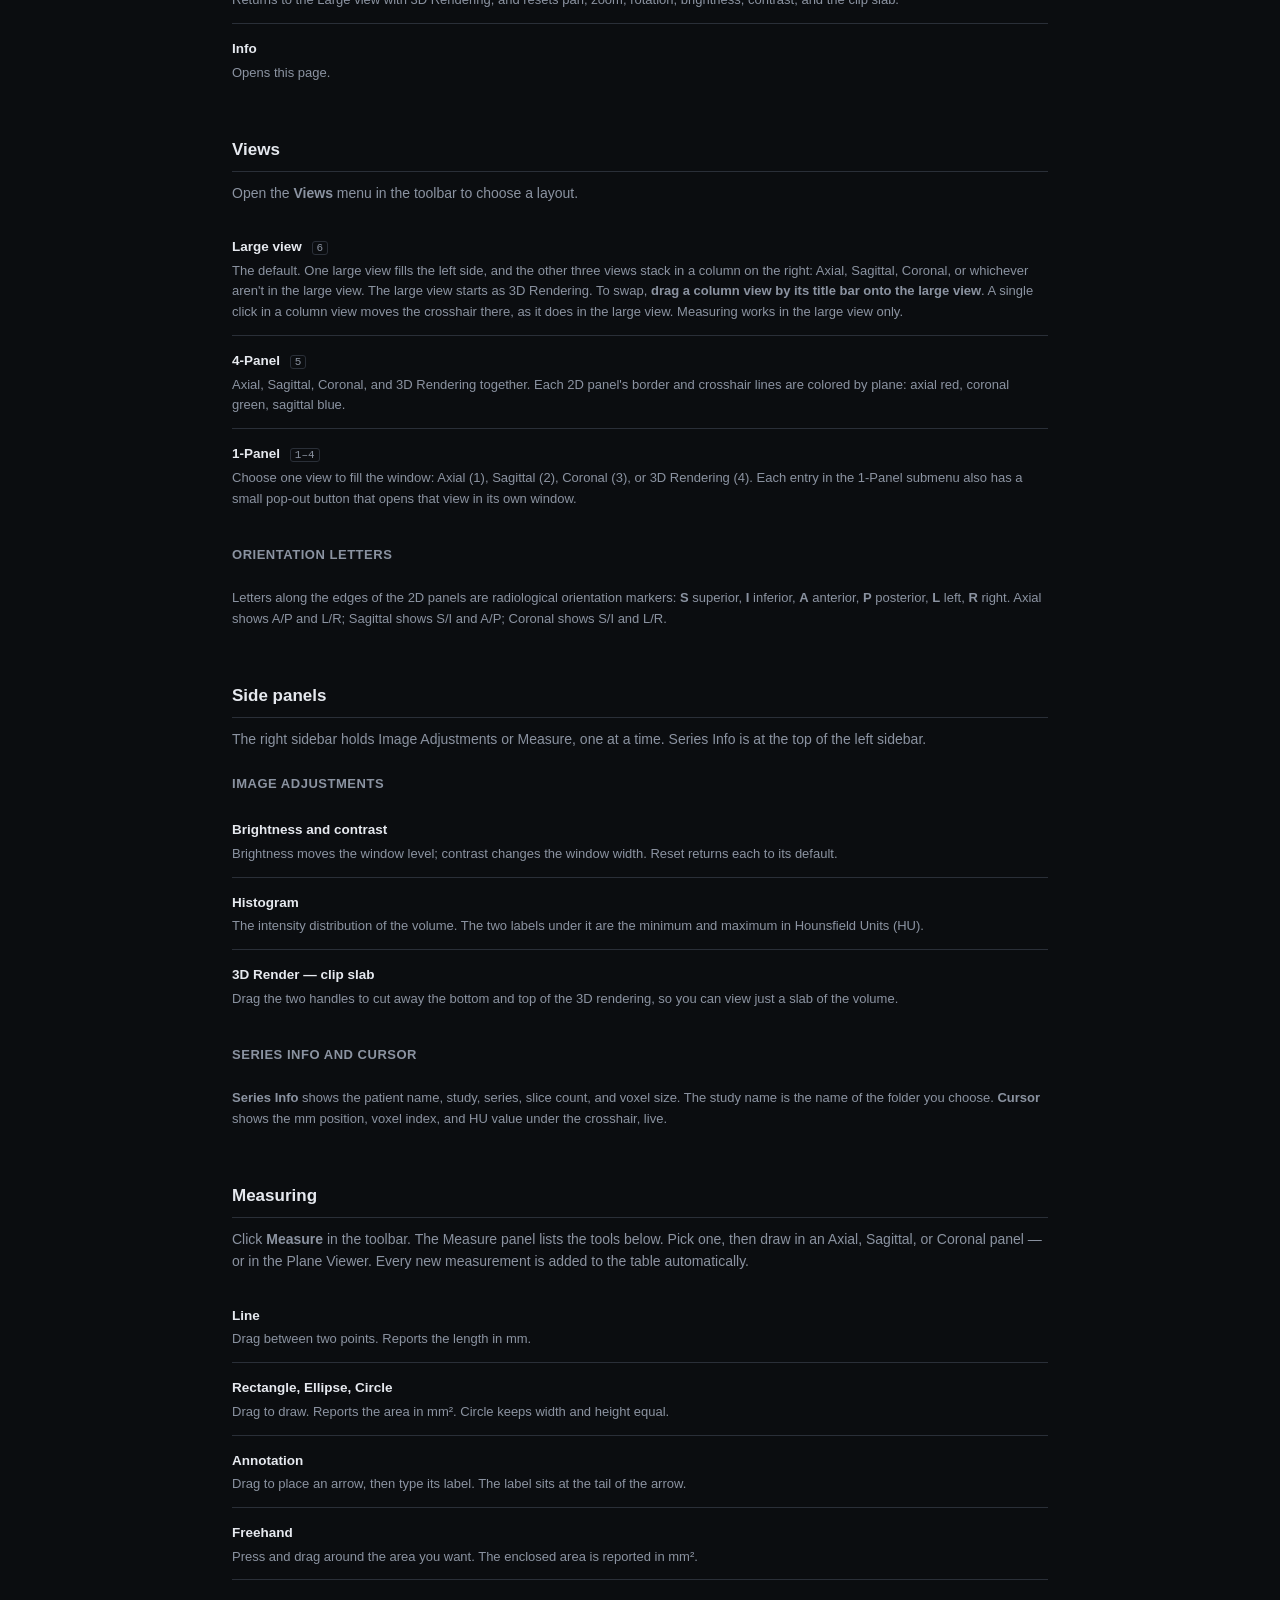
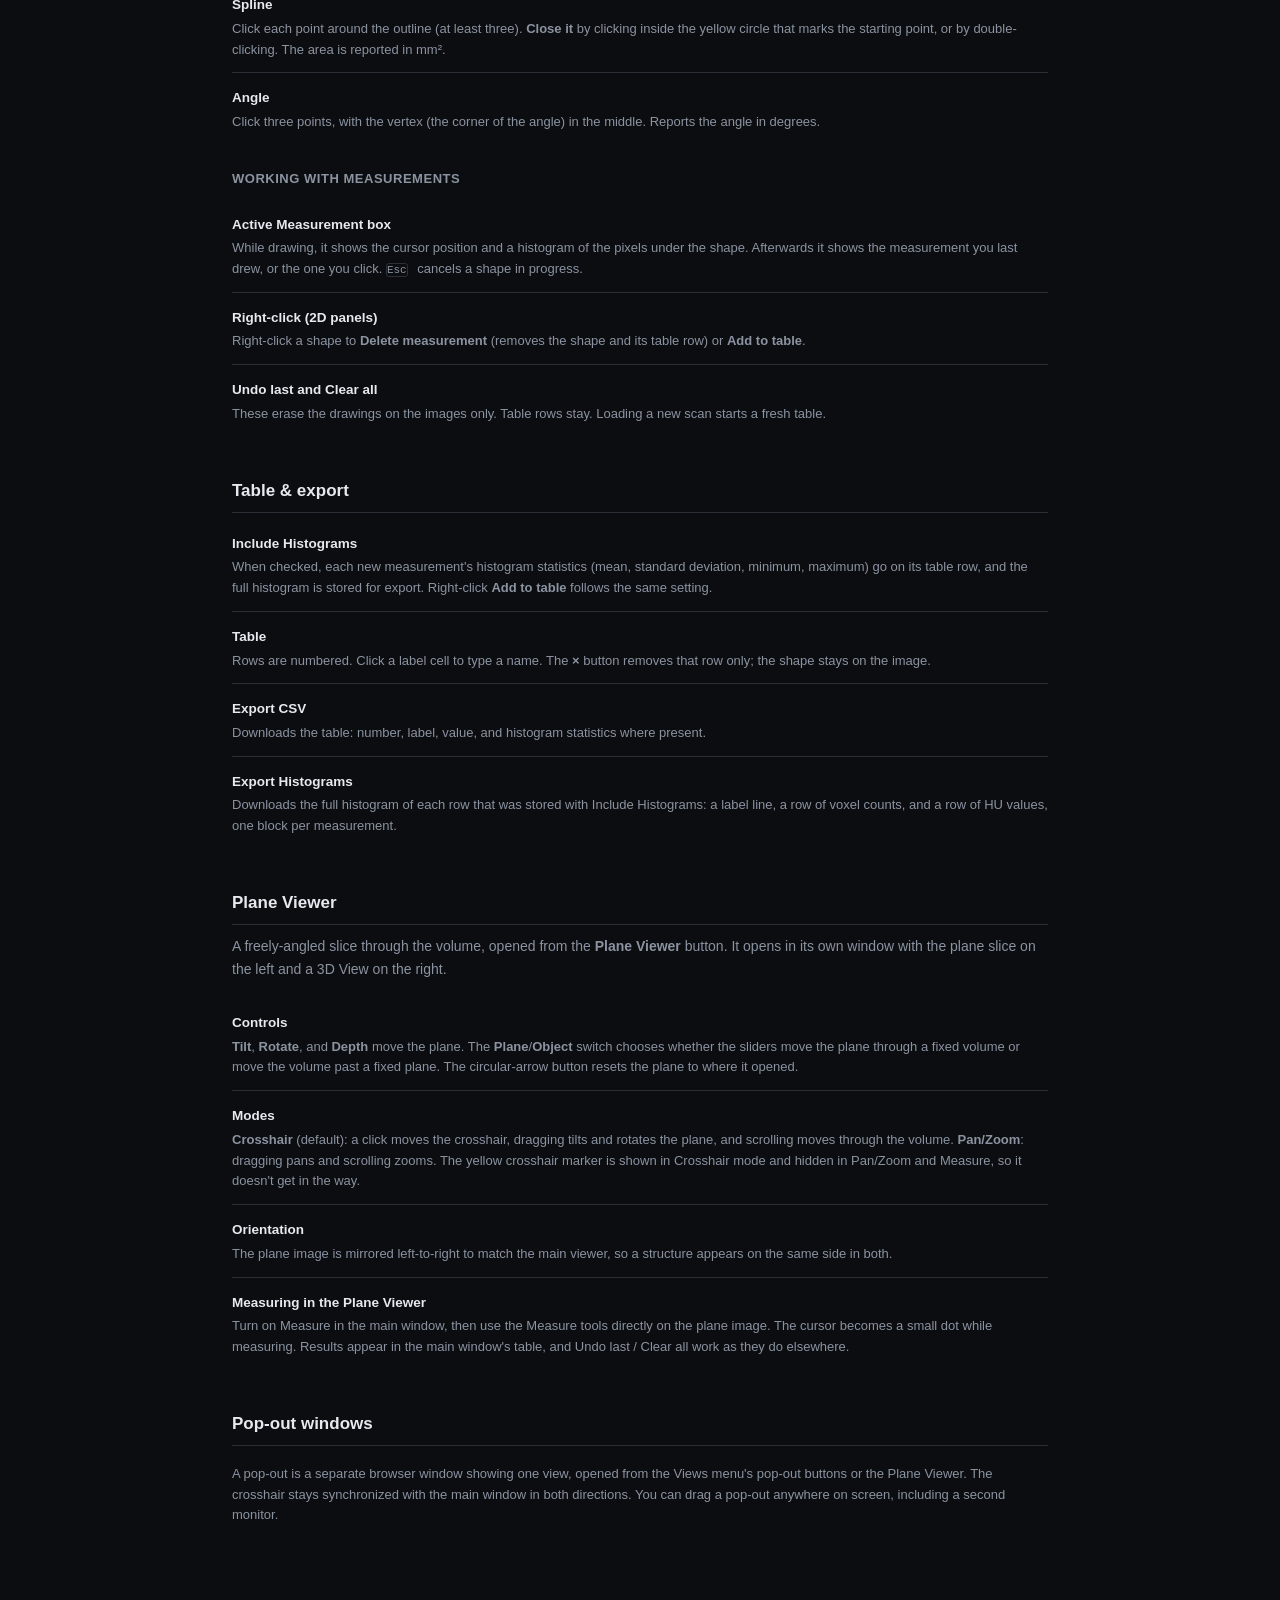
<file: web/info.html>
<!DOCTYPE html>
<html lang="en">
<head>
<meta charset="UTF-8" />
<meta name="viewport" content="width=device-width, initial-scale=1.0" />
<title>Dicom Viewer — Info</title>
<link rel="stylesheet" href="style.css" />
<style>
  html, body {
    margin: 0;
    height: auto;
    min-height: 100%;
    /* style.css (shared with the main app) sets html,body to overflow:hidden
       for its own fixed-viewport layout — this page is a plain scrolling
       document instead, so override that back to normal scrolling. */
    overflow: visible;
    overflow-y: auto;
    background: var(--bg, #0b0d10);
    color: var(--text, #e5e7eb);
    font: 14px/1.6 -apple-system, BlinkMacSystemFont, "Segoe UI", sans-serif;
  }
  #infoRoot {
    max-width: 880px;
    margin: 0 auto;
    padding: 28px 32px 80px;
  }
  .info-header {
    margin-bottom: 28px;
  }
  .info-header h1 {
    margin: 0 0 4px;
    font-size: 24px;
    color: var(--accent, #3b82f6);
  }
  .info-header p.tagline {
    margin: 0;
    color: var(--muted, #9ca3af);
    font-size: 13px;
  }
  nav.info-toc {
    display: flex;
    flex-wrap: wrap;
    gap: 6px 14px;
    margin: 18px 0 32px;
    padding: 10px 14px;
    background: var(--panel-2, #1b1f26);
    border: 1px solid var(--border, #2a2f3a);
    border-radius: 8px;
    font-size: 12.5px;
  }
  nav.info-toc a { color: var(--muted, #9ca3af); text-decoration: none; }
  nav.info-toc a:hover { color: var(--accent, #3b82f6); }

  section.info-section { margin-bottom: 40px; }
  section.info-section h2 {
    font-size: 17px;
    margin: 0 0 6px;
    padding-bottom: 8px;
    border-bottom: 1px solid var(--border, #2a2f3a);
    scroll-margin-top: 16px;
  }
  section.info-section > p.lead { color: var(--muted, #9ca3af); margin: 10px 0 18px; }

  h3.sub-heading {
    font-size: 13px;
    text-transform: uppercase;
    letter-spacing: 0.04em;
    color: var(--muted, #9ca3af);
    margin: 24px 0 10px;
  }

  .how-to dt {
    font-weight: 600;
    margin-top: 16px;
    color: var(--text, #e5e7eb);
  }
  .how-to dd { margin: 4px 0 0; color: var(--muted, #cbd2db); }
  .how-to dd + dt { margin-top: 18px; }

  .feature-row {
    display: flex;
    gap: 14px;
    align-items: flex-start;
    padding: 12px 0;
    border-top: 1px solid var(--border, #2a2f3a);
  }
  .feature-row:first-of-type { border-top: none; }
  .feature-icon {
    flex: 0 0 auto;
    width: 34px;
    height: 34px;
    border-radius: 7px;
    background: var(--panel-2, #1b1f26);
    border: 1px solid var(--border, #2a2f3a);
    display: flex;
    align-items: center;
    justify-content: center;
    color: var(--text, #e5e7eb);
  }
  .feature-icon svg { width: 18px; height: 18px; }
  .feature-icon.view-icon-box svg { width: 22px; height: 22px; }
  .feature-body h4 {
    margin: 2px 0 3px;
    font-size: 13.5px;
  }
  .feature-body p {
    margin: 0;
    color: var(--muted, #cbd2db);
    font-size: 13px;
  }
  .feature-body .kbd-hint {
    display: inline-block;
    margin-left: 6px;
    font: 11px ui-monospace, Menlo, monospace;
    color: var(--muted, #9ca3af);
    border: 1px solid var(--border, #2a2f3a);
    border-radius: 3px;
    padding: 0 4px;
  }

  .note-box {
    margin-top: 10px;
    padding: 10px 12px;
    background: var(--panel-2, #1b1f26);
    border: 1px solid var(--border, #2a2f3a);
    border-left: 3px solid var(--accent, #3b82f6);
    border-radius: 6px;
    font-size: 12.5px;
    color: var(--muted, #cbd2db);
  }
</style>
</head>
<body>
<div id="infoRoot">

  <div class="info-header">
    <h1>CT Scan Viewer</h1>
    <p class="tagline">Reference &amp; documentation</p>
  </div>

  <nav class="info-toc">
    <a href="#intro">Intro</a>
    <a href="#opening">Opening a scan</a>
    <a href="#toolbar">Toolbar</a>
    <a href="#views">Views</a>
    <a href="#side-panels">Side panels</a>
    <a href="#measuring">Measuring</a>
    <a href="#table">Table &amp; export</a>
    <a href="#oblique">Plane Viewer</a>
    <a href="#popout">Pop-out windows</a>
  </nav>

  <section class="info-section" id="intro">
    <h2>What is this?</h2>
    <p class="lead">
      CT Scan Viewer shows CT scans in your browser: 2D slices in three planes, a 3D rendering,
      a freely-angled Plane Viewer, image adjustments, and measurement tools with a results table
      you can export. Your scan is converted on your own computer; nothing you load is uploaded.
    </p>
  </section>

  <section class="info-section" id="opening">
    <h2>Opening a scan</h2>
    <dl class="how-to">
      <dt>Choose or drop a folder</dt>
      <dd>
        Drag a folder of DICOM files onto the upload area at the top of the left sidebar, or click
        <strong>Choose Files…</strong> and pick the folder. The conversion runs in your browser, so
        large studies depend on your computer's speed and on how fast the files can be read.
      </dd>

      <dt>Slice thickness and Fast preview</dt>
      <dd>
        Set these <em>before</em> choosing files. <strong>Slice thickness</strong> keeps every Nth
        slice to reach the thickness you enter (for example 0.9 mm on a 0.3 mm series keeps every
        third slice). <strong>Fast preview</strong> with no thickness entered keeps every second slice.
        Slices that aren't kept are never read, which is what makes loading faster — especially for
        folders that sync from a cloud drive. Averaging neighboring slices isn't available in the browser version.
      </dd>

      <dt>Study, series, and patient</dt>
      <dd>
        <strong>Series Info</strong> (top of the left sidebar) shows the patient name from the scan
        header, the study (the folder you picked), the series description, the number of slices loaded,
        and the voxel size. The top bar repeats the study and series.
      </dd>

    </dl>
  </section>

  <section class="info-section" id="toolbar">
    <h2>Toolbar</h2>
    <p class="lead">The row of tools across the top of the window.</p>

    <h3 class="sub-heading">Interaction modes</h3>
    <div class="feature-row" style="border-top:none;">
      <div class="feature-body">
        <h4>Crosshair <span class="kbd-hint">default</span></h4>
        <p>Click in any 2D panel to move the crosshair; it stays in sync across every view, the 3D rendering, and any pop-out window. In the 3D panel, a click picks a point on the surface and dragging orbits the view.</p>
      </div>
    </div>
    <div class="feature-row">
      <div class="feature-body">
        <h4>Pan / Zoom</h4>
        <p>Drag to move the image within a panel; scroll to zoom. Right-click-drag pans in any mode.</p>
      </div>
    </div>
    <div class="feature-row">
      <div class="feature-body">
        <h4>Measure</h4>
        <p>Opens the Measure panel on the right. Dragging or clicking in a 2D panel then draws the selected tool instead of moving the crosshair. See <a href="#measuring">Measuring</a>.</p>
      </div>
    </div>
    <div class="feature-row">
      <div class="feature-body">
        <h4>Rotate 3D</h4>
        <p>Drag in the 3D panel to orbit the volume. Rotation only happens while the mouse button is held.</p>
      </div>
    </div>

    <h3 class="sub-heading">Other buttons</h3>
    <div class="feature-row" style="border-top:none;">
      <div class="feature-body">
        <h4>Adjust <span class="kbd-hint">closed by default</span></h4>
        <p>Opens Image Adjustments in the right sidebar: brightness, contrast, the intensity histogram, and the 3D clip slab. Opening Measure closes it, and vice versa.</p>
      </div>
    </div>
    <div class="feature-row">
      <div class="feature-body">
        <h4>Views</h4>
        <p>The layout menu. See <a href="#views">Views</a>.</p>
      </div>
    </div>
    <div class="feature-row">
      <div class="feature-body">
        <h4>Plane Viewer</h4>
        <p>Opens a freely-angled slice in its own window, starting from Axial, Sagittal, or Coronal. See <a href="#oblique">Plane Viewer</a>.</p>
      </div>
    </div>
    <div class="feature-row">
      <div class="feature-body">
        <h4>Undo / Redo</h4>
        <p>Reverses the last discrete change (adjustments, slab, view, pan, zoom, rotation). Redo re-applies it; any new change clears redo.</p>
      </div>
    </div>
    <div class="feature-row">
      <div class="feature-body">
        <h4>Reset view</h4>
        <p>Returns to the Large view with 3D Rendering, and resets pan, zoom, rotation, brightness, contrast, and the clip slab.</p>
      </div>
    </div>
    <div class="feature-row">
      <div class="feature-body">
        <h4>Info</h4>
        <p>Opens this page.</p>
      </div>
    </div>
  </section>

  <section class="info-section" id="views">
    <h2>Views</h2>
    <p class="lead">Open the <strong>Views</strong> menu in the toolbar to choose a layout.</p>

    <div class="feature-row" style="border-top:none;">
      <div class="feature-body">
        <h4>Large view <span class="kbd-hint">6</span></h4>
        <p>The default. One large view fills the left side, and the other three views stack in a column on the right: Axial, Sagittal, Coronal, or whichever aren't in the large view. The large view starts as 3D Rendering. To swap, <strong>drag a column view by its title bar onto the large view</strong>. A single click in a column view moves the crosshair there, as it does in the large view. Measuring works in the large view only.</p>
      </div>
    </div>
    <div class="feature-row">
      <div class="feature-body">
        <h4>4-Panel <span class="kbd-hint">5</span></h4>
        <p>Axial, Sagittal, Coronal, and 3D Rendering together. Each 2D panel's border and crosshair lines are colored by plane: axial red, coronal green, sagittal blue.</p>
      </div>
    </div>
    <div class="feature-row">
      <div class="feature-body">
        <h4>1-Panel <span class="kbd-hint">1–4</span></h4>
        <p>Choose one view to fill the window: Axial (1), Sagittal (2), Coronal (3), or 3D Rendering (4). Each entry in the 1-Panel submenu also has a small pop-out button that opens that view in its own window.</p>
      </div>
    </div>

    <h3 class="sub-heading">Orientation letters</h3>
    <div class="feature-row" style="border-top:none;">
      <div class="feature-body">
        <p>Letters along the edges of the 2D panels are radiological orientation markers: <strong>S</strong> superior, <strong>I</strong> inferior, <strong>A</strong> anterior, <strong>P</strong> posterior, <strong>L</strong> left, <strong>R</strong> right. Axial shows A/P and L/R; Sagittal shows S/I and A/P; Coronal shows S/I and L/R.</p>
      </div>
    </div>
  </section>

  <section class="info-section" id="side-panels">
    <h2>Side panels</h2>
    <p class="lead">The right sidebar holds Image Adjustments or Measure, one at a time. Series Info is at the top of the left sidebar.</p>

    <h3 class="sub-heading">Image Adjustments</h3>
    <div class="feature-row" style="border-top:none;">
      <div class="feature-body">
        <h4>Brightness and contrast</h4>
        <p>Brightness moves the window level; contrast changes the window width. Reset returns each to its default.</p>
      </div>
    </div>
    <div class="feature-row">
      <div class="feature-body">
        <h4>Histogram</h4>
        <p>The intensity distribution of the volume. The two labels under it are the minimum and maximum in Hounsfield Units (HU).</p>
      </div>
    </div>
    <div class="feature-row">
      <div class="feature-body">
        <h4>3D Render — clip slab</h4>
        <p>Drag the two handles to cut away the bottom and top of the 3D rendering, so you can view just a slab of the volume.</p>
      </div>
    </div>

    <h3 class="sub-heading">Series Info and cursor</h3>
    <div class="feature-row" style="border-top:none;">
      <div class="feature-body">
        <p><strong>Series Info</strong> shows the patient name, study, series, slice count, and voxel size. The study name is the name of the folder you choose. <strong>Cursor</strong> shows the mm position, voxel index, and HU value under the crosshair, live.</p>
      </div>
    </div>
  </section>

  <section class="info-section" id="measuring">
    <h2>Measuring</h2>
    <p class="lead">
      Click <strong>Measure</strong> in the toolbar. The Measure panel lists the tools below. Pick one, then
      draw in an Axial, Sagittal, or Coronal panel — or in the Plane Viewer. Every new measurement is
      added to the table automatically.
    </p>

    <div class="feature-row" style="border-top:none;">
      <div class="feature-body">
        <h4>Line</h4>
        <p>Drag between two points. Reports the length in mm.</p>
      </div>
    </div>
    <div class="feature-row">
      <div class="feature-body">
        <h4>Rectangle, Ellipse, Circle</h4>
        <p>Drag to draw. Reports the area in mm². Circle keeps width and height equal.</p>
      </div>
    </div>
    <div class="feature-row">
      <div class="feature-body">
        <h4>Annotation</h4>
        <p>Drag to place an arrow, then type its label. The label sits at the tail of the arrow.</p>
      </div>
    </div>
    <div class="feature-row">
      <div class="feature-body">
        <h4>Freehand</h4>
        <p>Press and drag around the area you want. The enclosed area is reported in mm².</p>
      </div>
    </div>
    <div class="feature-row">
      <div class="feature-body">
        <h4>Spline</h4>
        <p>Click each point around the outline (at least three). <strong>Close it</strong> by clicking inside the yellow circle that marks the starting point, or by double-clicking. The area is reported in mm².</p>
      </div>
    </div>
    <div class="feature-row">
      <div class="feature-body">
        <h4>Angle</h4>
        <p>Click three points, with the vertex (the corner of the angle) in the middle. Reports the angle in degrees.</p>
      </div>
    </div>

    <h3 class="sub-heading">Working with measurements</h3>
    <div class="feature-row" style="border-top:none;">
      <div class="feature-body">
        <h4>Active Measurement box</h4>
        <p>While drawing, it shows the cursor position and a histogram of the pixels under the shape. Afterwards it shows the measurement you last drew, or the one you click. <kbd>Esc</kbd> cancels a shape in progress.</p>
      </div>
    </div>
    <div class="feature-row">
      <div class="feature-body">
        <h4>Right-click (2D panels)</h4>
        <p>Right-click a shape to <strong>Delete measurement</strong> (removes the shape and its table row) or <strong>Add to table</strong>.</p>
      </div>
    </div>
    <div class="feature-row">
      <div class="feature-body">
        <h4>Undo last and Clear all</h4>
        <p>These erase the drawings on the images only. Table rows stay. Loading a new scan starts a fresh table.</p>
      </div>
    </div>
  </section>

  <section class="info-section" id="table">
    <h2>Table &amp; export</h2>
    <div class="feature-row" style="border-top:none;">
      <div class="feature-body">
        <h4>Include Histograms</h4>
        <p>When checked, each new measurement's histogram statistics (mean, standard deviation, minimum, maximum) go on its table row, and the full histogram is stored for export. Right-click <strong>Add to table</strong> follows the same setting.</p>
      </div>
    </div>
    <div class="feature-row">
      <div class="feature-body">
        <h4>Table</h4>
        <p>Rows are numbered. Click a label cell to type a name. The <strong>×</strong> button removes that row only; the shape stays on the image.</p>
      </div>
    </div>
    <div class="feature-row">
      <div class="feature-body">
        <h4>Export CSV</h4>
        <p>Downloads the table: number, label, value, and histogram statistics where present.</p>
      </div>
    </div>
    <div class="feature-row">
      <div class="feature-body">
        <h4>Export Histograms</h4>
        <p>Downloads the full histogram of each row that was stored with Include Histograms: a label line, a row of voxel counts, and a row of HU values, one block per measurement.</p>
      </div>
    </div>
  </section>

  <section class="info-section" id="oblique">
    <h2>Plane Viewer</h2>
    <p class="lead">
      A freely-angled slice through the volume, opened from the <strong>Plane Viewer</strong> button. It opens in its own window with the plane slice on the left and a 3D View on the right.
    </p>
    <div class="feature-row" style="border-top:none;">
      <div class="feature-body">
        <h4>Controls</h4>
        <p><strong>Tilt</strong>, <strong>Rotate</strong>, and <strong>Depth</strong> move the plane. The <strong>Plane</strong>/<strong>Object</strong> switch chooses whether the sliders move the plane through a fixed volume or move the volume past a fixed plane. The circular-arrow button resets the plane to where it opened.</p>
      </div>
    </div>
    <div class="feature-row">
      <div class="feature-body">
        <h4>Modes</h4>
        <p><strong>Crosshair</strong> (default): a click moves the crosshair, dragging tilts and rotates the plane, and scrolling moves through the volume. <strong>Pan/Zoom</strong>: dragging pans and scrolling zooms. The yellow crosshair marker is shown in Crosshair mode and hidden in Pan/Zoom and Measure, so it doesn't get in the way.</p>
      </div>
    </div>
    <div class="feature-row">
      <div class="feature-body">
        <h4>Orientation</h4>
        <p>The plane image is mirrored left-to-right to match the main viewer, so a structure appears on the same side in both.</p>
      </div>
    </div>
    <div class="feature-row">
      <div class="feature-body">
        <h4>Measuring in the Plane Viewer</h4>
        <p>Turn on Measure in the main window, then use the Measure tools directly on the plane image. The cursor becomes a small dot while measuring. Results appear in the main window's table, and Undo last / Clear all work as they do elsewhere.</p>
      </div>
    </div>
  </section>

  <section class="info-section" id="popout">
    <h2>Pop-out windows</h2>
    <div class="feature-row" style="border-top:none;">
      <div class="feature-body">
        <p>A pop-out is a separate browser window showing one view, opened from the Views menu's pop-out buttons or the Plane Viewer. The crosshair stays synchronized with the main window in both directions. You can drag a pop-out anywhere on screen, including a second monitor.</p>
      </div>
    </div>
  </section>

</div>
</body>
</html>
</file>
<file: style.css>
:root {
  color-scheme: dark;
  --bg: #0b0d10;
  --panel: #14171c;
  --panel-2: #1b1f26;
  --border: #2a2f38;
  --text: #e6e9ef;
  --muted: #8b93a1;
  --accent: #4da3ff;
  --accent-dim: #2a5f8f;
}

* { box-sizing: border-box; }

html, body {
  margin: 0;
  height: 100%;
  background: var(--bg);
  color: var(--text);
  font-family: -apple-system, BlinkMacSystemFont, "Segoe UI", Helvetica, Arial, sans-serif;
  font-size: 13px;
  overflow: hidden;
}

#app {
  display: flex;
  flex-direction: column;
  height: 100vh;
}

#topbar {
  display: flex;
  align-items: center;
  flex-wrap: wrap;
  gap: 10px 20px;
  padding: 8px 14px;
  background: var(--panel);
  border-bottom: 1px solid var(--border);
  flex: 0 0 auto;
}

.brand {
  font-weight: 700;
  letter-spacing: 0.02em;
  color: var(--accent);
}

.study-label {
  color: var(--muted);
  flex: 1 1 auto;
}

.toolgroup {
  display: flex;
  align-items: center;
  gap: 6px;
}

.tg-label {
  color: var(--muted);
  margin-right: 4px;
}

button {
  background: var(--panel-2);
  color: var(--text);
  border: 1px solid var(--border);
  border-radius: 4px;
  padding: 5px 10px;
  font-size: 12px;
  cursor: pointer;
}
button:hover { border-color: var(--accent); }
button.active, button.preset.active {
  background: var(--accent-dim);
  border-color: var(--accent);
}

.chk {
  display: flex;
  align-items: center;
  gap: 4px;
  color: var(--muted);
}

#body {
  flex: 1 1 auto;
  display: flex;
  min-height: 0;
}

#sidebar {
  width: 220px;
  flex: 0 0 auto;
  background: var(--panel);
  border-right: 1px solid var(--border);
  overflow-y: auto;
  padding: 8px;
}

.group-title {
  color: var(--muted);
  text-transform: uppercase;
  font-size: 11px;
  letter-spacing: 0.06em;
  margin: 12px 4px 4px;
}

.study-btn {
  display: block;
  width: 100%;
  text-align: left;
  margin: 3px 0;
  background: var(--panel-2);
  border: 1px solid var(--border);
  border-radius: 4px;
  padding: 7px 9px;
  color: var(--text);
}
.study-btn:hover { border-color: var(--accent); }
.study-btn.selected {
  background: var(--accent-dim);
  border-color: var(--accent);
}
.study-btn .meta {
  display: block;
  color: var(--muted);
  font-size: 11px;
  margin-top: 2px;
}

#viewport {
  flex: 1 1 auto;
  position: relative;
  background: #000;
  min-width: 0;
}

#gl {
  width: 100%;
  height: 100%;
  display: block;
}

#loadingOverlay {
  position: absolute;
  inset: 0;
  background: rgba(0,0,0,0.75);
  display: flex;
  align-items: center;
  justify-content: center;
}
#loadingOverlay.hidden { display: none; }

.loading-box {
  width: 320px;
  text-align: center;
}
.progress-track {
  width: 100%;
  height: 8px;
  background: var(--panel-2);
  border-radius: 4px;
  margin: 10px 0 6px;
  overflow: hidden;
  border: 1px solid var(--border);
}
.progress-fill {
  height: 100%;
  width: 0%;
  background: var(--accent);
  transition: width 0.2s ease;
}
#progressPct { color: var(--muted); }

#rightPanel {
  width: 260px;
  flex: 0 0 auto;
  background: var(--panel);
  border-left: 1px solid var(--border);
  overflow-y: auto;
  padding: 10px 12px;
}

#rightPanel h3 {
  font-size: 12px;
  text-transform: uppercase;
  letter-spacing: 0.06em;
  color: var(--muted);
  margin: 14px 0 8px;
}
#rightPanel section:first-child h3 { margin-top: 0; }

.row {
  display: flex;
  align-items: center;
  justify-content: space-between;
  gap: 8px;
  margin: 8px 0;
  color: var(--text);
}
.row input[type="range"] { flex: 1 1 auto; margin-left: 8px; }

.row .slider-wrap {
  position: relative;
  flex: 1 1 auto;
  margin-left: 8px;
  display: flex;
  align-items: center;
}
.row .slider-wrap input[type="range"] { flex: 1 1 auto; margin: 0; }
/* Tick mark at the slider's midpoint (value 50 of 0-100) — the native/neutral
   starting point. Positioned at 50% of the wrap; range input tracks fill
   their element's full width, so this lines up with the true midpoint. */
.slider-tick {
  position: absolute;
  left: 50%;
  top: 50%;
  width: 2px;
  height: 10px;
  margin-left: -1px;
  margin-top: -5px;
  background: var(--muted);
  pointer-events: none;
}

.histogram-wrap { margin: 10px 0 4px; }
.histogram-wrap canvas {
  width: 100%;
  height: 60px;
  display: block;
  background: var(--panel);
  border: 1px solid var(--border);
  border-radius: 4px;
}
.histogram-labels {
  display: flex;
  justify-content: space-between;
  font-size: 10px;
  color: var(--muted);
  margin-top: 2px;
}

.adjust-reset-row { display: flex; justify-content: flex-end; margin: -4px 0 10px; }
.adjust-reset-row button { font-size: 10px; padding: 2px 8px; }

.hint {
  color: var(--muted);
  font-size: 11px;
  line-height: 1.4;
  margin-top: 10px;
}

.cursor-info {
  font-family: ui-monospace, SFMono-Regular, Menlo, monospace;
  font-size: 11.5px;
  color: var(--text);
  background: var(--panel-2);
  border: 1px solid var(--border);
  border-radius: 4px;
  padding: 8px;
  white-space: pre-wrap;
  line-height: 1.5;
}

.side-actions { display: flex; gap: 6px; margin-bottom: 6px; }
.side-actions .primary { flex: 1 1 auto; }
button.primary { background: var(--accent-dim); border-color: var(--accent); }
.root-path {
  color: var(--muted);
  font-size: 11px;
  word-break: break-all;
  padding: 2px 2px 4px;
}

.modal {
  position: fixed;
  inset: 0;
  background: rgba(0,0,0,0.6);
  display: flex;
  align-items: center;
  justify-content: center;
  z-index: 10;
}
.modal.hidden { display: none; }
.modal-box {
  width: min(640px, 92vw);
  max-height: 84vh;
  display: flex;
  flex-direction: column;
  background: var(--panel);
  border: 1px solid var(--border);
  border-radius: 8px;
  padding: 16px;
}
.modal-box h3 { margin: 0 0 4px; }
.browse-bar { display: flex; gap: 6px; margin: 10px 0; }
.browse-bar input {
  flex: 1 1 auto;
  min-width: 0;
  background: var(--panel-2);
  color: var(--text);
  border: 1px solid var(--border);
  border-radius: 4px;
  padding: 5px 8px;
  font-family: ui-monospace, Menlo, monospace;
  font-size: 12px;
}
.browse-list {
  flex: 1 1 auto;
  overflow-y: auto;
  min-height: 200px;
  background: var(--panel-2);
  border: 1px solid var(--border);
  border-radius: 4px;
}
.browse-item { padding: 6px 10px; cursor: pointer; border-bottom: 1px solid var(--border); }
.browse-item:hover { background: var(--accent-dim); }
.modal-actions { display: flex; justify-content: flex-end; gap: 8px; margin-top: 12px; }

.icon-btn {
  display: inline-flex;
  align-items: center;
  justify-content: center;
  gap: 4px;
  width: 34px;
  height: 30px;
  padding: 0;
}
.icon-btn.wide { width: auto; padding: 0 8px; }
.icon-btn svg { width: 18px; height: 18px; display: block; flex: 0 0 auto; }

.dropdown { position: relative; }
.dropdown-menu {
  position: absolute;
  top: calc(100% + 6px);
  left: 0;
  display: flex;
  flex-direction: column;
  gap: 2px;
  min-width: 170px;
  padding: 4px;
  background: var(--panel-2);
  border: 1px solid var(--border);
  border-radius: 6px;
  box-shadow: 0 8px 24px rgba(0,0,0,0.4);
  z-index: 20;
}
.dropdown-menu.hidden { display: none; }
.dropdown-menu button {
  width: 100%;
  text-align: left;
  background: transparent;
  border-color: transparent;
}
.dropdown-menu button:hover { border-color: var(--border); }
.dropdown-menu button.active { background: var(--accent-dim); border-color: var(--accent); }

.dropdown-section-label {
  font-size: 10px;
  text-transform: uppercase;
  letter-spacing: 0.04em;
  color: var(--muted);
  padding: 4px 6px 2px;
}
kbd {
  display: inline-block;
  min-width: 16px;
  text-align: center;
  margin-right: 6px;
  color: var(--muted);
  border: 1px solid var(--border);
  border-radius: 3px;
  font: 11px ui-monospace, Menlo, monospace;
}

[data-tooltip] { position: relative; }
[data-tooltip]::after {
  content: attr(data-tooltip);
  position: absolute;
  top: calc(100% + 8px);
  left: 50%;
  transform: translateX(-50%) translateY(-4px);
  background: #000;
  color: #fff;
  font-size: 11px;
  padding: 4px 8px;
  border-radius: 4px;
  white-space: nowrap;
  opacity: 0;
  pointer-events: none;
  transition: opacity 0.12s ease, transform 0.12s ease;
  z-index: 30;
  border: 1px solid var(--border);
}
[data-tooltip]:hover::after,
[data-tooltip]:focus-visible::after {
  opacity: 1;
  transform: translateX(-50%) translateY(0);
}

.thickness-row {
  display: flex;
  align-items: center;
  gap: 6px;
  margin: 6px 2px 2px;
  color: var(--text);
}
.thickness-row label { color: var(--muted); }
.thickness-row input {
  width: 64px;
  background: var(--panel-2);
  color: var(--text);
  border: 1px solid var(--border);
  border-radius: 4px;
  padding: 4px 6px;
  font-size: 12px;
}
.thickness-row span { color: var(--muted); }

.thickness-fast { display: flex; margin: 4px 2px 0; }

.dual-slider {
  position: relative;
  height: 26px;
  margin: 6px 0 4px;
}
.dual-slider .track-bg,
.dual-slider .track-fill {
  position: absolute;
  left: 0; right: 0; top: 11px;
  height: 4px;
  border-radius: 2px;
  pointer-events: none;
}
.dual-slider .track-bg { background: var(--border); }
.dual-slider .track-fill { background: var(--accent); }
.dual-slider input[type="range"] {
  position: absolute;
  left: 0; right: 0; top: 0;
  width: 100%;
  margin: 0;
  background: transparent;
  -webkit-appearance: none;
  appearance: none;
  pointer-events: none;
}
.dual-slider input[type="range"]::-webkit-slider-runnable-track {
  -webkit-appearance: none;
  background: transparent;
  height: 26px;
}
.dual-slider input[type="range"]::-webkit-slider-thumb {
  -webkit-appearance: none;
  pointer-events: auto;
  width: 15px;
  height: 15px;
  margin-top: 6px;
  border-radius: 50%;
  background: var(--accent);
  border: 2px solid var(--panel);
  cursor: pointer;
}
.dual-slider input[type="range"]::-moz-range-track {
  background: transparent;
  height: 4px;
}
.dual-slider input[type="range"]::-moz-range-thumb {
  pointer-events: auto;
  width: 13px;
  height: 13px;
  border-radius: 50%;
  background: var(--accent);
  border: 2px solid var(--panel);
  cursor: pointer;
}

#panelOverlay {
  position: absolute;
  inset: 0;
  pointer-events: none;
  z-index: 5;
}
.panel-border {
  position: absolute;
  border: 1px solid;
  box-sizing: border-box;
  border-radius: 2px;
  opacity: 0.55;
}
.panel-label {
  position: absolute;
  font-size: 9px;
  font-weight: 600;
  letter-spacing: 0.04em;
  padding: 1px 4px;
  border-radius: 0 0 3px 0;
  color: #0b0d10;
  opacity: 0.7;
}
.crosshair-line {
  position: absolute;
  opacity: 0.6;
}

.popout {
  position: fixed;
  top: 90px;
  left: calc(50vw - 260px);
  width: 520px;
  height: 460px;
  background: var(--panel);
  border: 1px solid var(--border);
  border-radius: 8px;
  box-shadow: 0 16px 48px rgba(0,0,0,0.5);
  display: flex;
  flex-direction: column;
  z-index: 50;
  overflow: hidden;
  resize: both;
  min-width: 320px;
  min-height: 280px;
}
.popout.hidden { display: none; }
.popout-titlebar {
  flex: 0 0 auto;
  display: flex;
  align-items: center;
  justify-content: space-between;
  padding: 8px 10px;
  background: var(--panel-2);
  border-bottom: 1px solid var(--border);
  cursor: move;
  user-select: none;
  font-weight: 600;
}
.popout-titlebar-actions { display: flex; align-items: center; gap: 4px; }
.popout-close {
  padding: 2px 8px;
  line-height: 1;
  display: flex;
  align-items: center;
  justify-content: center;
}
.popout-body {
  flex: 1 1 auto;
  position: relative;
  background: #000;
  min-height: 0;
}
.popout-body canvas,
#popoutGlWrap {
  width: 100%;
  height: 100%;
  display: block;
}
#popoutGlWrap {
  position: absolute;
  inset: 0;
}
.popout-body canvas.hidden,
#popoutGlWrap.hidden { display: none; }
.popout-hint {
  flex: 0 0 auto;
  padding: 6px 10px;
  font-size: 11px;
  color: var(--muted);
  border-top: 1px solid var(--border);
}

.icon-btn:disabled {
  opacity: 0.35;
  cursor: default;
  pointer-events: none;
}

#obliqueCanvas { background: #000; cursor: grab; }
#obliqueCanvas:active { cursor: grabbing; }
.measure-dot-cursor { cursor: url("data:image/svg+xml,%3Csvg xmlns='http://www.w3.org/2000/svg' width='12' height='12'%3E%3Ccircle cx='6' cy='6' r='3' fill='%23ffffff' stroke='%23000000' stroke-width='1'/%3E%3C/svg%3E") 6 6, crosshair !important; }
.popout-oblique-controls {
  flex: 0 0 auto;
  display: flex;
  gap: 14px;
  padding: 6px 10px;
  border-top: 1px solid var(--border);
  background: var(--panel-2);
  font-size: 11px;
  color: var(--muted);
}
.popout-oblique-controls.hidden { display: none; }

#viewsMenu.view-grid {
  display: grid;
  grid-template-columns: repeat(3, 1fr);
  gap: 4px;
  min-width: 228px;
  padding: 8px;
}
#viewsMenu.view-grid.hidden { display: none; }
.view-card { position: relative; }
#viewsMenu .view-main {
  display: flex;
  flex-direction: column;
  align-items: center;
  gap: 5px;
  width: 100%;
  text-align: center;
  padding: 10px 4px 7px;
  font-size: 10px;
  color: var(--text);
}
#viewsMenu .view-main:hover { border-color: var(--border); }
#viewsMenu .view-main.active { background: var(--accent-dim); border-color: var(--accent); }
#viewsMenu .view-icon { width: 32px; height: 32px; }
#viewsMenu kbd {
  position: absolute;
  top: 3px;
  left: 3px;
  margin: 0;
  font-size: 9px;
  padding: 0 3px;
  line-height: 1.3;
  pointer-events: none;
}
#viewsMenu .view-main span { line-height: 1.1; white-space: nowrap; }
#viewsMenu .view-popout-btn {
  position: absolute;
  top: 2px;
  right: 2px;
  width: 18px;
  height: 18px;
  padding: 2px;
  display: flex;
  align-items: center;
  justify-content: center;
  background: transparent;
  border: 1px solid transparent;
  border-radius: 4px;
  color: var(--muted);
}
#viewsMenu .view-popout-btn:hover { background: var(--panel); color: var(--text); border-color: var(--border); }
#viewsMenu .view-popout-btn svg { width: 12px; height: 12px; }
.popout-oblique-controls label {
  display: flex;
  align-items: center;
  gap: 6px;
  flex: 1 1 0;
}

/* Left sidebar's Series Info block — sits above Open Folder, so it needs its
   own bottom margin instead of relying on the side-actions row's spacing. */
.sidebar-series-info { margin-bottom: 10px; }
.sidebar-series-info h3 {
  font-size: 12px;
  text-transform: uppercase;
  letter-spacing: 0.06em;
  color: var(--muted);
  margin: 0 0 6px;
}

/* Right panel: Image Adjustments and Measure are mutually-exclusive
   "takeover" panels (see toggleAdjust/modeMeasure in app.js) toggled by
   their own .hidden class, independent of #rightPanel itself. The hint
   shows only when neither is open. */
#adjustPanel.hidden,
#measurePanel.hidden,
#rightPanelHint.hidden,
#measureLiveSection.hidden { display: none; }
.right-panel-hint { margin-top: 4px; }

/* Measure panel's tool picker — a compact grid of equal-width buttons.
   Annotation sits alone on its own full-width row up top (tool-btn-wide
   spans both columns), with extra bottom margin opening a gap before the
   Line/Rectangle/Ellipse/Circle 2x2 grid below it. */
.tool-grid {
  display: grid;
  grid-template-columns: 1fr 1fr;
  gap: 6px;
  margin-bottom: 10px;
}
.tool-grid .tool-btn { padding: 6px 4px; font-size: 11.5px; }
.tool-grid .tool-btn-wide { grid-column: 1 / -1; margin-bottom: 8px; }

.measure-hist-chk { margin: 8px 0; }

/* Results table — Label (editable) / Value / delete. Reuses the app's
   monospace/bordered box language via th/td borders instead of cursor-info's
   box, since a table needs its own row structure. */
.measure-table {
  width: 100%;
  border-collapse: collapse;
  font-size: 11.5px;
}
.measure-table th {
  text-align: left;
  color: var(--muted);
  font-weight: 500;
  font-size: 10px;
  text-transform: uppercase;
  letter-spacing: 0.04em;
  padding: 2px 4px 4px;
  border-bottom: 1px solid var(--border);
}
.measure-table td {
  padding: 3px 4px;
  border-bottom: 1px solid var(--border);
  vertical-align: middle;
}
.measure-table .row-num {
  width: 16px;
  color: var(--muted);
  text-align: right;
}
.measure-table input[type="text"] {
  width: 100%;
  background: var(--panel-2);
  color: var(--text);
  border: 1px solid var(--border);
  border-radius: 3px;
  padding: 3px 5px;
  font-size: 11.5px;
}
.measure-table .row-delete {
  width: 20px;
  height: 20px;
  padding: 0;
  line-height: 1;
  color: var(--muted);
}
.measure-table .row-delete:hover { color: var(--text); border-color: var(--accent); }
.measure-table .row-hist {
  margin-top: 2px;
  color: var(--muted);
  font-size: 10px;
}

/* Right-click context menu for a measurement shape — a one-off absolutely
   positioned menu (not a .dropdown, since it has no fixed toggle button to
   anchor to; app.js positions it at the click point and removes it on any
   other click), reusing .dropdown-menu's visual language directly. */
.context-menu {
  position: fixed;
  display: flex;
  flex-direction: column;
  gap: 2px;
  min-width: 160px;
  padding: 4px;
  background: var(--panel-2);
  border: 1px solid var(--border);
  border-radius: 6px;
  box-shadow: 0 8px 24px rgba(0,0,0,0.4);
  z-index: 30;
}
.context-menu button {
  width: 100%;
  text-align: left;
  background: transparent;
  border-color: transparent;
}
.context-menu button:hover { border-color: var(--border); }

/* Measurement/annotation overlay — sits above #panelOverlay's borders/
   crosshair lines (which stay pointer-events:none and non-interactive);
   this SVG layer is also pointer-events:none, since hit-testing for
   right-click is done geometrically in app.js/measure.js against canvasPos,
   not via DOM events on individual shapes. */
#measureOverlay {
  position: absolute;
  inset: 0;
  /* SVG is a replaced element — unlike #panelOverlay's plain <div>, inset:0
     alone doesn't stretch it to fill #viewport; it needs explicit 100%
     width/height too, or it falls back to its 300x150 intrinsic default. */
  width: 100%;
  height: 100%;
  pointer-events: none;
  z-index: 6;
}
#measureOverlay .meas-shape {
  fill: none;
  stroke-width: 1.5;
  vector-effect: non-scaling-stroke;
}
#measureOverlay .meas-shape.meas-fill { fill-opacity: 0.12; }
#measureOverlay text.meas-label {
  font-size: 11px;
  font-family: ui-monospace, SFMono-Regular, Menlo, monospace;
  paint-order: stroke;
  stroke: #0b0d10;
  stroke-width: 3px;
  stroke-linejoin: round;
}
.popout-oblique-controls input[type="range"] { flex: 1 1 auto; }
</file>
<file: web/style.css>
:root {
  color-scheme: dark;
  --bg: #0b0d10;
  --panel: #14171c;
  --panel-2: #1b1f26;
  --border: #2a2f38;
  --text: #e6e9ef;
  --muted: #8b93a1;
  --accent: #4da3ff;
  --accent-dim: #2a5f8f;
}

* { box-sizing: border-box; }

html, body {
  margin: 0;
  height: 100%;
  background: var(--bg);
  color: var(--text);
  font-family: -apple-system, BlinkMacSystemFont, "Segoe UI", Helvetica, Arial, sans-serif;
  font-size: 13px;
  overflow: hidden;
}

#app {
  display: flex;
  flex-direction: column;
  height: 100vh;
}

#topbar {
  display: flex;
  align-items: center;
  flex-wrap: wrap;
  gap: 10px 20px;
  padding: 8px 14px;
  background: var(--panel);
  border-bottom: 1px solid var(--border);
  flex: 0 0 auto;
}

.brand {
  font-weight: 700;
  letter-spacing: 0.02em;
  color: var(--accent);
}

.study-label {
  color: var(--muted);
  flex: 1 1 auto;
}

.toolgroup {
  display: flex;
  align-items: center;
  gap: 6px;
}

.tg-label {
  color: var(--muted);
  margin-right: 4px;
}

button {
  background: var(--panel-2);
  color: var(--text);
  border: 1px solid var(--border);
  border-radius: 4px;
  padding: 5px 10px;
  font-size: 12px;
  cursor: pointer;
}
button:hover { border-color: var(--accent); }
button.active, button.preset.active {
  background: var(--accent-dim);
  border-color: var(--accent);
}

.chk {
  display: flex;
  align-items: center;
  gap: 4px;
  color: var(--muted);
}

#body {
  flex: 1 1 auto;
  display: flex;
  min-height: 0;
}

#sidebar {
  width: 220px;
  flex: 0 0 auto;
  background: var(--panel);
  border-right: 1px solid var(--border);
  overflow-y: auto;
  padding: 8px;
}

.group-title {
  color: var(--muted);
  text-transform: uppercase;
  font-size: 11px;
  letter-spacing: 0.06em;
  margin: 12px 4px 4px;
}

.study-btn {
  display: block;
  width: 100%;
  text-align: left;
  margin: 3px 0;
  background: var(--panel-2);
  border: 1px solid var(--border);
  border-radius: 4px;
  padding: 7px 9px;
  color: var(--text);
}
.study-btn:hover { border-color: var(--accent); }
.study-btn.selected {
  background: var(--accent-dim);
  border-color: var(--accent);
}
.study-btn .meta {
  display: block;
  color: var(--muted);
  font-size: 11px;
  margin-top: 2px;
}

#viewport {
  flex: 1 1 auto;
  position: relative;
  background: #000;
  min-width: 0;
}

#gl {
  width: 100%;
  height: 100%;
  display: block;
}

#loadingOverlay {
  position: absolute;
  inset: 0;
  background: rgba(0,0,0,0.75);
  display: flex;
  align-items: center;
  justify-content: center;
}
#loadingOverlay.hidden { display: none; }

.loading-box {
  width: 320px;
  text-align: center;
}
.progress-track {
  width: 100%;
  height: 8px;
  background: var(--panel-2);
  border-radius: 4px;
  margin: 10px 0 6px;
  overflow: hidden;
  border: 1px solid var(--border);
}
.progress-fill {
  height: 100%;
  width: 0%;
  background: var(--accent);
  transition: width 0.2s ease;
}
#progressPct { color: var(--muted); }

#rightPanel {
  width: 260px;
  flex: 0 0 auto;
  background: var(--panel);
  border-left: 1px solid var(--border);
  overflow-y: auto;
  padding: 10px 12px 90px;
}

#rightPanel h3 {
  font-size: 12px;
  text-transform: uppercase;
  letter-spacing: 0.06em;
  color: var(--muted);
  margin: 14px 0 8px;
}
#rightPanel section:first-child h3 { margin-top: 0; }

.row {
  display: flex;
  align-items: center;
  justify-content: space-between;
  gap: 8px;
  margin: 8px 0;
  color: var(--text);
}
.row input[type="range"] { flex: 1 1 auto; margin-left: 8px; }

.row .slider-wrap {
  position: relative;
  flex: 1 1 auto;
  margin-left: 8px;
  display: flex;
  align-items: center;
}
.row .slider-wrap input[type="range"] { flex: 1 1 auto; margin: 0; }
/* Tick mark at the slider's midpoint (value 50 of 0-100) — the native/neutral
   starting point. Positioned at 50% of the wrap; range input tracks fill
   their element's full width, so this lines up with the true midpoint. */
.slider-tick {
  position: absolute;
  left: 50%;
  top: 50%;
  width: 2px;
  height: 10px;
  margin-left: -1px;
  margin-top: -5px;
  background: var(--muted);
  pointer-events: none;
}

.histogram-wrap { margin: 10px 0 4px; }
.histogram-wrap canvas {
  width: 100%;
  height: 60px;
  display: block;
  background: var(--panel);
  border: 1px solid var(--border);
  border-radius: 4px;
}
.histogram-labels {
  display: flex;
  justify-content: space-between;
  font-size: 10px;
  color: var(--muted);
  margin-top: 2px;
}

.adjust-reset-row { display: flex; justify-content: flex-end; margin: -4px 0 10px; }
.adjust-reset-row button { font-size: 10px; padding: 2px 8px; }

.hint {
  color: var(--muted);
  font-size: 11px;
  line-height: 1.4;
  margin-top: 10px;
}

.cursor-info {
  font-family: ui-monospace, SFMono-Regular, Menlo, monospace;
  font-size: 11.5px;
  color: var(--text);
  background: var(--panel-2);
  border: 1px solid var(--border);
  border-radius: 4px;
  padding: 8px;
  white-space: pre-wrap;
  line-height: 1.5;
}

.side-actions { display: flex; gap: 6px; margin-bottom: 6px; }
.side-actions .primary { flex: 1 1 auto; }
button.primary { background: var(--accent-dim); border-color: var(--accent); }
.root-path {
  color: var(--muted);
  font-size: 11px;
  word-break: break-all;
  padding: 2px 2px 4px;
}

.modal {
  position: fixed;
  inset: 0;
  background: rgba(0,0,0,0.6);
  display: flex;
  align-items: center;
  justify-content: center;
  z-index: 10;
}
.modal.hidden { display: none; }
.modal-box {
  width: min(640px, 92vw);
  max-height: 84vh;
  display: flex;
  flex-direction: column;
  background: var(--panel);
  border: 1px solid var(--border);
  border-radius: 8px;
  padding: 16px;
}
.modal-box h3 { margin: 0 0 4px; }
.browse-bar { display: flex; gap: 6px; margin: 10px 0; }
.browse-bar input {
  flex: 1 1 auto;
  min-width: 0;
  background: var(--panel-2);
  color: var(--text);
  border: 1px solid var(--border);
  border-radius: 4px;
  padding: 5px 8px;
  font-family: ui-monospace, Menlo, monospace;
  font-size: 12px;
}
.browse-list {
  flex: 1 1 auto;
  overflow-y: auto;
  min-height: 200px;
  background: var(--panel-2);
  border: 1px solid var(--border);
  border-radius: 4px;
}
.browse-item { padding: 6px 10px; cursor: pointer; border-bottom: 1px solid var(--border); }
.browse-item:hover { background: var(--accent-dim); }
.modal-actions { display: flex; justify-content: flex-end; gap: 8px; margin-top: 12px; }

.icon-btn {
  display: inline-flex;
  align-items: center;
  justify-content: center;
  gap: 4px;
  width: 34px;
  height: 30px;
  padding: 0;
}
.icon-btn.wide { width: auto; padding: 0 8px; }
.icon-btn svg { width: 18px; height: 18px; display: block; flex: 0 0 auto; }

.dropdown { position: relative; }
.dropdown-menu {
  position: absolute;
  top: calc(100% + 6px);
  left: 0;
  display: flex;
  flex-direction: column;
  gap: 2px;
  min-width: 170px;
  padding: 4px;
  background: var(--panel-2);
  border: 1px solid var(--border);
  border-radius: 6px;
  box-shadow: 0 8px 24px rgba(0,0,0,0.4);
  z-index: 20;
}
.dropdown-menu.hidden { display: none; }
.dropdown-menu button {
  width: 100%;
  text-align: left;
  background: transparent;
  border-color: transparent;
}
.dropdown-menu button:hover { border-color: var(--border); }
.dropdown-menu button.active { background: var(--accent-dim); border-color: var(--accent); }

.dropdown-section-label {
  font-size: 10px;
  text-transform: uppercase;
  letter-spacing: 0.04em;
  color: var(--muted);
  padding: 4px 6px 2px;
}
kbd {
  display: inline-block;
  min-width: 16px;
  text-align: center;
  margin-right: 6px;
  color: var(--muted);
  border: 1px solid var(--border);
  border-radius: 3px;
  font: 11px ui-monospace, Menlo, monospace;
}

[data-tooltip] { position: relative; }
[data-tooltip]::after {
  content: attr(data-tooltip);
  position: absolute;
  top: calc(100% + 8px);
  left: 50%;
  transform: translateX(-50%) translateY(-4px);
  background: #000;
  color: #fff;
  font-size: 11px;
  padding: 4px 8px;
  border-radius: 4px;
  white-space: nowrap;
  opacity: 0;
  pointer-events: none;
  transition: opacity 0.12s ease, transform 0.12s ease;
  z-index: 30;
  border: 1px solid var(--border);
}
[data-tooltip]:hover::after,
[data-tooltip]:focus-visible::after {
  opacity: 1;
  transform: translateX(-50%) translateY(0);
}

.thickness-row {
  display: flex;
  align-items: center;
  gap: 6px;
  margin: 6px 2px 2px;
  color: var(--text);
}
.thickness-row label { color: var(--muted); }
.thickness-row input {
  width: 64px;
  background: var(--panel-2);
  color: var(--text);
  border: 1px solid var(--border);
  border-radius: 4px;
  padding: 4px 6px;
  font-size: 12px;
}
.thickness-row span { color: var(--muted); }

.thickness-fast { display: flex; margin: 4px 2px 0; }

.dual-slider {
  position: relative;
  height: 26px;
  margin: 6px 0 4px;
}
.dual-slider .track-bg,
.dual-slider .track-fill {
  position: absolute;
  left: 0; right: 0; top: 11px;
  height: 4px;
  border-radius: 2px;
  pointer-events: none;
}
.dual-slider .track-bg { background: var(--border); }
.dual-slider .track-fill { background: var(--accent); }
.dual-slider input[type="range"] {
  position: absolute;
  left: 0; right: 0; top: 0;
  width: 100%;
  margin: 0;
  background: transparent;
  -webkit-appearance: none;
  appearance: none;
  pointer-events: none;
}
.dual-slider input[type="range"]::-webkit-slider-runnable-track {
  -webkit-appearance: none;
  background: transparent;
  height: 26px;
}
.dual-slider input[type="range"]::-webkit-slider-thumb {
  -webkit-appearance: none;
  pointer-events: auto;
  width: 15px;
  height: 15px;
  margin-top: 6px;
  border-radius: 50%;
  background: var(--accent);
  border: 2px solid var(--panel);
  cursor: pointer;
}
.dual-slider input[type="range"]::-moz-range-track {
  background: transparent;
  height: 4px;
}
.dual-slider input[type="range"]::-moz-range-thumb {
  pointer-events: auto;
  width: 13px;
  height: 13px;
  border-radius: 50%;
  background: var(--accent);
  border: 2px solid var(--panel);
  cursor: pointer;
}

#panelOverlay {
  position: absolute;
  inset: 0;
  pointer-events: none;
  z-index: 5;
}
.panel-border {
  position: absolute;
  border: 1px solid;
  box-sizing: border-box;
  border-radius: 2px;
  opacity: 0.55;
}
.panel-label {
  position: absolute;
  font-size: 9px;
  font-weight: 600;
  letter-spacing: 0.04em;
  padding: 1px 4px;
  border-radius: 0 0 3px 0;
  color: #0b0d10;
  opacity: 0.7;
}
.crosshair-line {
  position: absolute;
  opacity: 0.6;
}

.popout {
  position: fixed;
  top: 90px;
  left: calc(50vw - 260px);
  width: 520px;
  height: 460px;
  background: var(--panel);
  border: 1px solid var(--border);
  border-radius: 8px;
  box-shadow: 0 16px 48px rgba(0,0,0,0.5);
  display: flex;
  flex-direction: column;
  z-index: 50;
  overflow: hidden;
  resize: both;
  min-width: 320px;
  min-height: 280px;
}
.popout.hidden { display: none; }
.popout-titlebar {
  flex: 0 0 auto;
  display: flex;
  align-items: center;
  justify-content: space-between;
  padding: 8px 10px;
  background: var(--panel-2);
  border-bottom: 1px solid var(--border);
  cursor: move;
  user-select: none;
  font-weight: 600;
}
.popout-titlebar-actions { display: flex; align-items: center; gap: 4px; }
.popout-close {
  padding: 2px 8px;
  line-height: 1;
  display: flex;
  align-items: center;
  justify-content: center;
}
.popout-body {
  flex: 1 1 auto;
  position: relative;
  background: #000;
  min-height: 0;
}
.popout-body canvas,
#popoutGlWrap {
  width: 100%;
  height: 100%;
  display: block;
}
#popoutGlWrap {
  position: absolute;
  inset: 0;
}
.popout-body canvas.hidden,
#popoutGlWrap.hidden { display: none; }
.popout-hint {
  flex: 0 0 auto;
  padding: 6px 10px;
  font-size: 11px;
  color: var(--muted);
  border-top: 1px solid var(--border);
}

.icon-btn:disabled {
  opacity: 0.35;
  cursor: default;
  pointer-events: none;
}

#obliqueCanvas { background: #000; cursor: grab; }
#obliqueCanvas:active { cursor: grabbing; }
.measure-dot-cursor { cursor: url("data:image/svg+xml,%3Csvg xmlns='http://www.w3.org/2000/svg' width='12' height='12'%3E%3Ccircle cx='6' cy='6' r='3' fill='%23ffffff' stroke='%23000000' stroke-width='1'/%3E%3C/svg%3E") 6 6, crosshair !important; }
.popout-oblique-controls {
  flex: 0 0 auto;
  display: flex;
  gap: 14px;
  padding: 6px 10px;
  border-top: 1px solid var(--border);
  background: var(--panel-2);
  font-size: 11px;
  color: var(--muted);
}
.popout-oblique-controls.hidden { display: none; }

#viewsMenu.view-grid {
  display: grid;
  grid-template-columns: repeat(3, 1fr);
  gap: 4px;
  min-width: 228px;
  padding: 8px;
}
#viewsMenu.view-grid.hidden { display: none; }
.view-card { position: relative; }
#viewsMenu .view-main {
  display: flex;
  flex-direction: column;
  align-items: center;
  gap: 5px;
  width: 100%;
  text-align: center;
  padding: 10px 4px 7px;
  font-size: 10px;
  color: var(--text);
}
#viewsMenu .view-main:hover { border-color: var(--border); }
#viewsMenu .view-main.active { background: var(--accent-dim); border-color: var(--accent); }
#viewsMenu .view-icon { width: 32px; height: 32px; }
#viewsMenu kbd {
  position: absolute;
  top: 3px;
  left: 3px;
  margin: 0;
  font-size: 9px;
  padding: 0 3px;
  line-height: 1.3;
  pointer-events: none;
}
#viewsMenu .view-main span { line-height: 1.1; white-space: nowrap; }
#viewsMenu .view-popout-btn {
  position: absolute;
  top: 2px;
  right: 2px;
  width: 18px;
  height: 18px;
  padding: 2px;
  display: flex;
  align-items: center;
  justify-content: center;
  background: transparent;
  border: 1px solid transparent;
  border-radius: 4px;
  color: var(--muted);
}
#viewsMenu .view-popout-btn:hover { background: var(--panel); color: var(--text); border-color: var(--border); }
#viewsMenu .view-popout-btn svg { width: 12px; height: 12px; }
.popout-oblique-controls label {
  display: flex;
  align-items: center;
  gap: 6px;
  flex: 1 1 0;
}

/* Left sidebar's Series Info block — sits above Open Folder, so it needs its
   own bottom margin instead of relying on the side-actions row's spacing. */
.sidebar-series-info { margin-bottom: 10px; }
.sidebar-series-info h3 {
  font-size: 12px;
  text-transform: uppercase;
  letter-spacing: 0.06em;
  color: var(--muted);
  margin: 0 0 6px;
}

/* Right panel: Image Adjustments and Measure are mutually-exclusive
   "takeover" panels (see toggleAdjust/modeMeasure in app.js) toggled by
   their own .hidden class, independent of #rightPanel itself. The hint
   shows only when neither is open. */
#adjustPanel.hidden,
#measurePanel.hidden,
#rightPanelHint.hidden,
#measureLiveSection.hidden { display: none; }
.right-panel-hint { margin-top: 4px; }

/* Measure panel's tool picker — a compact grid of equal-width buttons.
   Annotation sits alone on its own full-width row up top (tool-btn-wide
   spans both columns), with extra bottom margin opening a gap before the
   Line/Rectangle/Ellipse/Circle 2x2 grid below it. */
.tool-grid {
  display: grid;
  grid-template-columns: 1fr 1fr;
  gap: 6px;
  margin-bottom: 10px;
}
.tool-grid .tool-btn { padding: 6px 4px; font-size: 11.5px; }
.tool-grid .tool-btn-wide { grid-column: 1 / -1; margin-bottom: 8px; }

.measure-hist-chk { margin: 8px 0; }

/* Results table — Label (editable) / Value / delete. Reuses the app's
   monospace/bordered box language via th/td borders instead of cursor-info's
   box, since a table needs its own row structure. */
.measure-table {
  width: 100%;
  border-collapse: collapse;
  font-size: 11.5px;
}
.measure-table th {
  text-align: left;
  color: var(--muted);
  font-weight: 500;
  font-size: 10px;
  text-transform: uppercase;
  letter-spacing: 0.04em;
  padding: 2px 4px 4px;
  border-bottom: 1px solid var(--border);
}
.measure-table td {
  padding: 3px 4px;
  border-bottom: 1px solid var(--border);
  vertical-align: middle;
}
.measure-table .row-num {
  width: 16px;
  color: var(--muted);
  text-align: right;
}
.measure-table input[type="text"] {
  width: 100%;
  background: var(--panel-2);
  color: var(--text);
  border: 1px solid var(--border);
  border-radius: 3px;
  padding: 3px 5px;
  font-size: 11.5px;
}
.measure-table .row-delete {
  width: 20px;
  height: 20px;
  padding: 0;
  line-height: 1;
  color: var(--muted);
}
.measure-table .row-delete:hover { color: var(--text); border-color: var(--accent); }
.measure-table .row-hist {
  margin-top: 2px;
  color: var(--muted);
  font-size: 10px;
}

/* Right-click context menu for a measurement shape — a one-off absolutely
   positioned menu (not a .dropdown, since it has no fixed toggle button to
   anchor to; app.js positions it at the click point and removes it on any
   other click), reusing .dropdown-menu's visual language directly. */
.context-menu {
  position: fixed;
  display: flex;
  flex-direction: column;
  gap: 2px;
  min-width: 160px;
  padding: 4px;
  background: var(--panel-2);
  border: 1px solid var(--border);
  border-radius: 6px;
  box-shadow: 0 8px 24px rgba(0,0,0,0.4);
  z-index: 30;
}
.context-menu button {
  width: 100%;
  text-align: left;
  background: transparent;
  border-color: transparent;
}
.context-menu button:hover { border-color: var(--border); }

/* Measurement/annotation overlay — sits above #panelOverlay's borders/
   crosshair lines (which stay pointer-events:none and non-interactive);
   this SVG layer is also pointer-events:none, since hit-testing for
   right-click is done geometrically in app.js/measure.js against canvasPos,
   not via DOM events on individual shapes. */
#measureOverlay {
  position: absolute;
  inset: 0;
  /* SVG is a replaced element — unlike #panelOverlay's plain <div>, inset:0
     alone doesn't stretch it to fill #viewport; it needs explicit 100%
     width/height too, or it falls back to its 300x150 intrinsic default. */
  width: 100%;
  height: 100%;
  pointer-events: none;
  z-index: 6;
}
#measureOverlay .meas-shape {
  fill: none;
  stroke-width: 1.5;
  vector-effect: non-scaling-stroke;
}
#measureOverlay .meas-shape.meas-fill { fill-opacity: 0.12; }
#measureOverlay text.meas-label {
  font-size: 11px;
  font-family: ui-monospace, SFMono-Regular, Menlo, monospace;
  paint-order: stroke;
  stroke: #0b0d10;
  stroke-width: 3px;
  stroke-linejoin: round;
}
.popout-oblique-controls input[type="range"] { flex: 1 1 auto; }

#viewport.large-layout #gl { width: calc(100% - 230px) !important; }
#thumbColumn { display: none; }
#viewport.large-layout #thumbColumn {
  display: flex; flex-direction: column; gap: 8px; padding: 8px; box-sizing: border-box;
  position: absolute; top: 0; right: 0; bottom: 0; width: 230px; background: #0b0d10; z-index: 3;
}
.thumb-card { position: relative; flex: 1 1 0; min-height: 0; border: 1px solid #2a2f38; border-radius: 6px; overflow: hidden; cursor: grab; background: #000; }
.thumb-card canvas { position: absolute; top: 22px; left: 0; width: 100% !important; height: calc(100% - 22px) !important; display: block; }
.thumb-handle { position: absolute; top: 0; left: 0; right: 0; height: 22px; z-index: 2; padding: 4px 8px; box-sizing: border-box; background: rgba(20,23,28,.92); color: #e5e7eb; font-size: 11px; cursor: grab; user-select: none; }
.thumb-label { position: absolute; left: 6px; top: 6px; z-index: 2; font-size: 11px; padding: 2px 6px; border-radius: 4px; background: rgba(20,23,28,.8); color: #e5e7eb; pointer-events: none; }

.views-menu { min-width: 230px; padding: 6px; }
.views-menu .views-item { display:flex; align-items:center; gap:10px; width:100%; background:none; border:0; color:var(--text); padding:7px 8px; border-radius:6px; font:inherit; cursor:pointer; text-align:left; }
.views-menu .views-item:hover, .views-menu .views-item.active { background: var(--panel-2); }
.views-menu .views-item svg.view-icon { width:20px; height:20px; flex:0 0 auto; }
.views-menu .views-parent { justify-content: flex-start; }
.views-menu .views-chev { margin-left:auto; opacity:.7; }
.views-menu .views-row { display:flex; align-items:center; }
.views-menu .views-row .views-item { flex:1; }
.views-menu .views-row .view-popout-btn { background:none; border:0; color:var(--muted); cursor:pointer; padding:4px; }
.views-menu .views-row .view-popout-btn svg { width:14px; height:14px; }
.views-submenu { margin: 2px 0 2px 14px; padding-left: 8px; border-left: 1px solid var(--border); }

.views-submenu.hidden { display: none; }

.thumb-ghost { position: fixed; z-index: 50; pointer-events: none; padding: 4px 10px; border-radius: 6px; background: #1b1f26; border: 1px solid #4da3ff; color: #e5e7eb; font-size: 12px; box-shadow: 0 4px 14px rgba(0,0,0,.5); }
#viewport.drop-target { outline: 2px dashed #4da3ff; outline-offset: -6px; }
</file>
